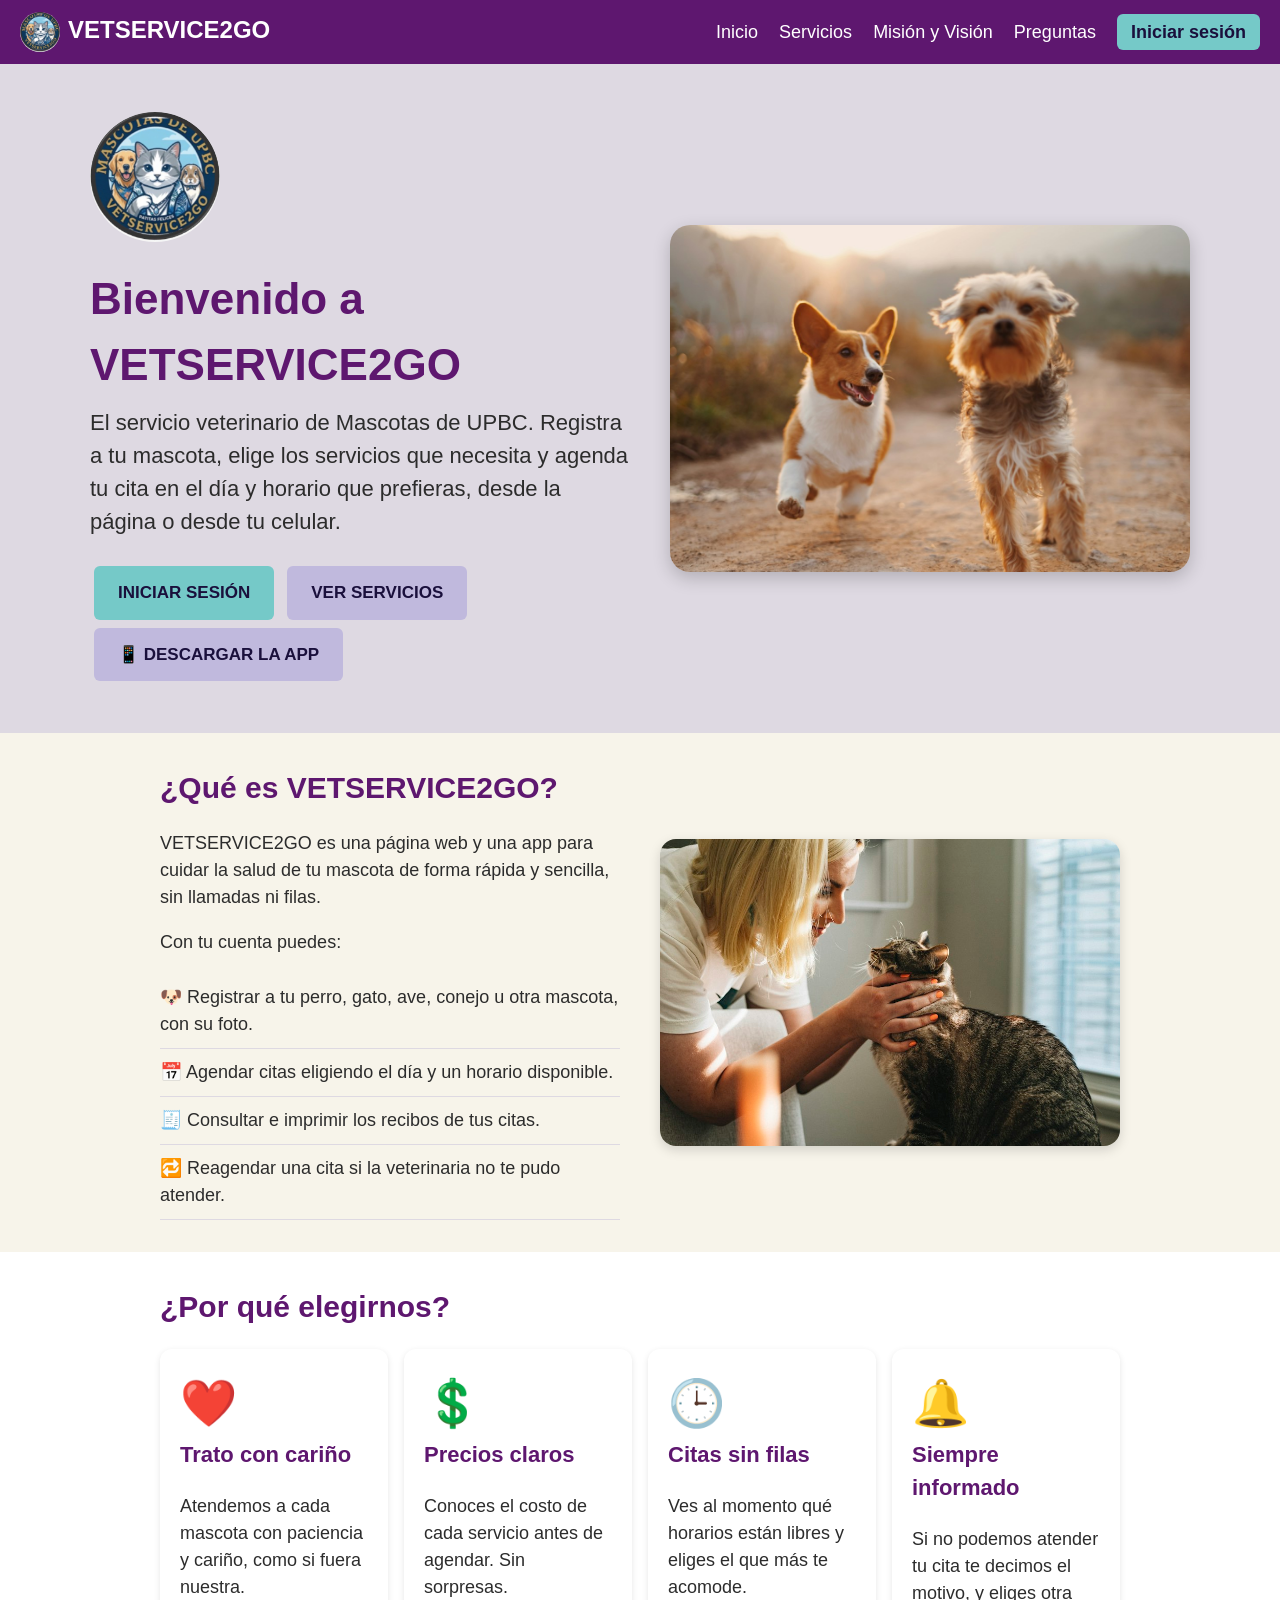
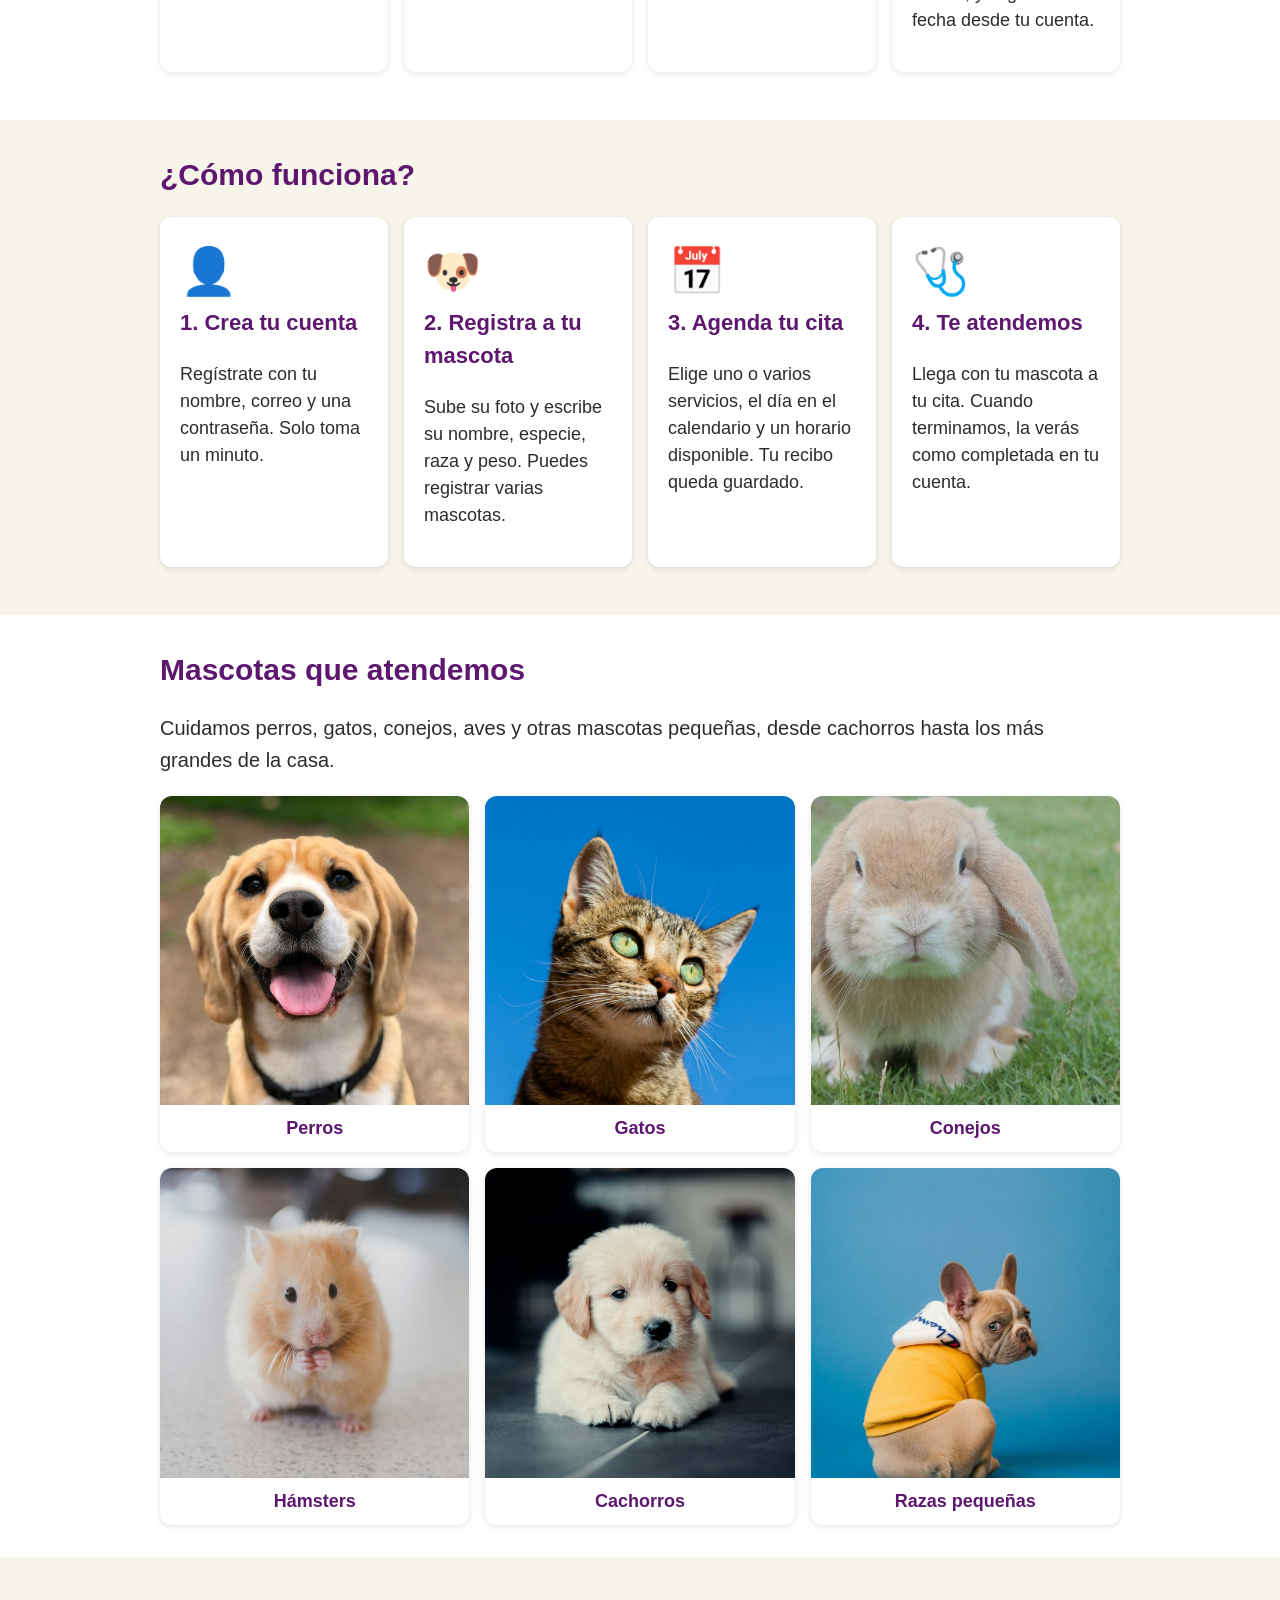
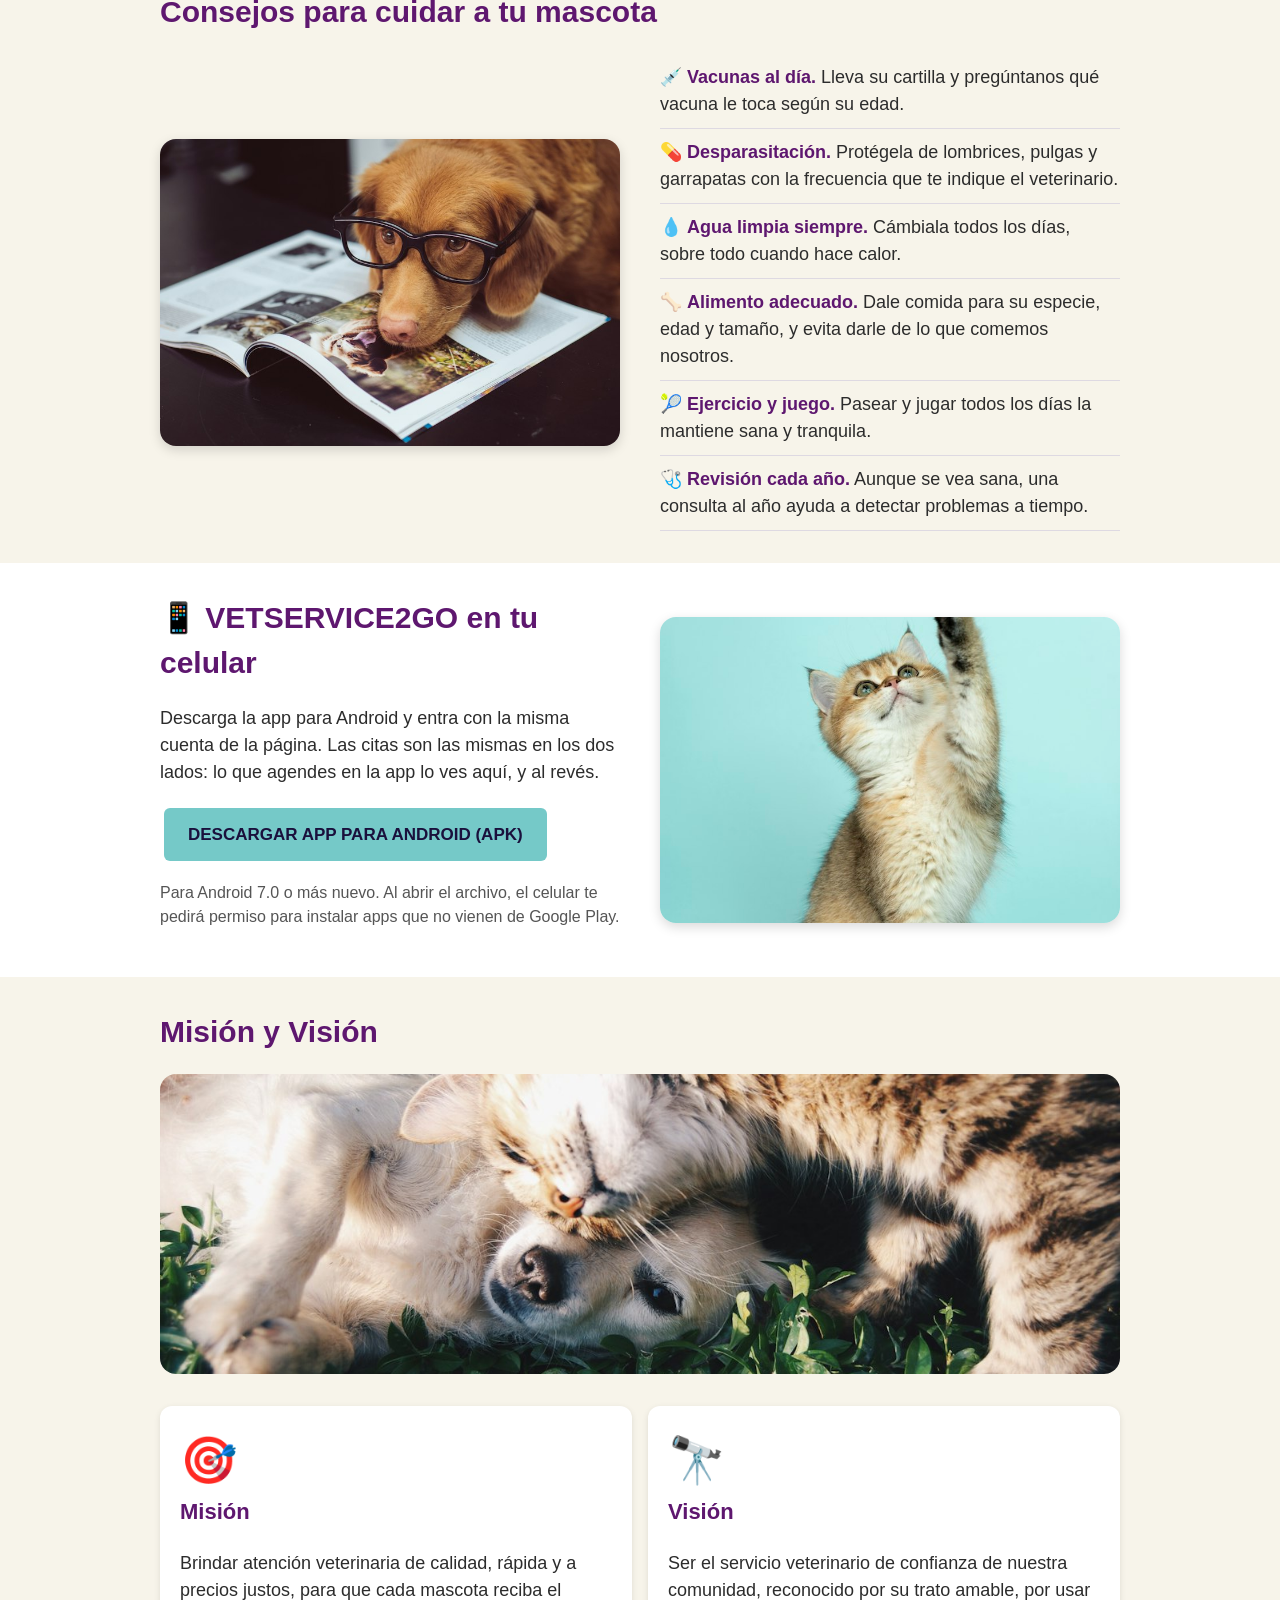
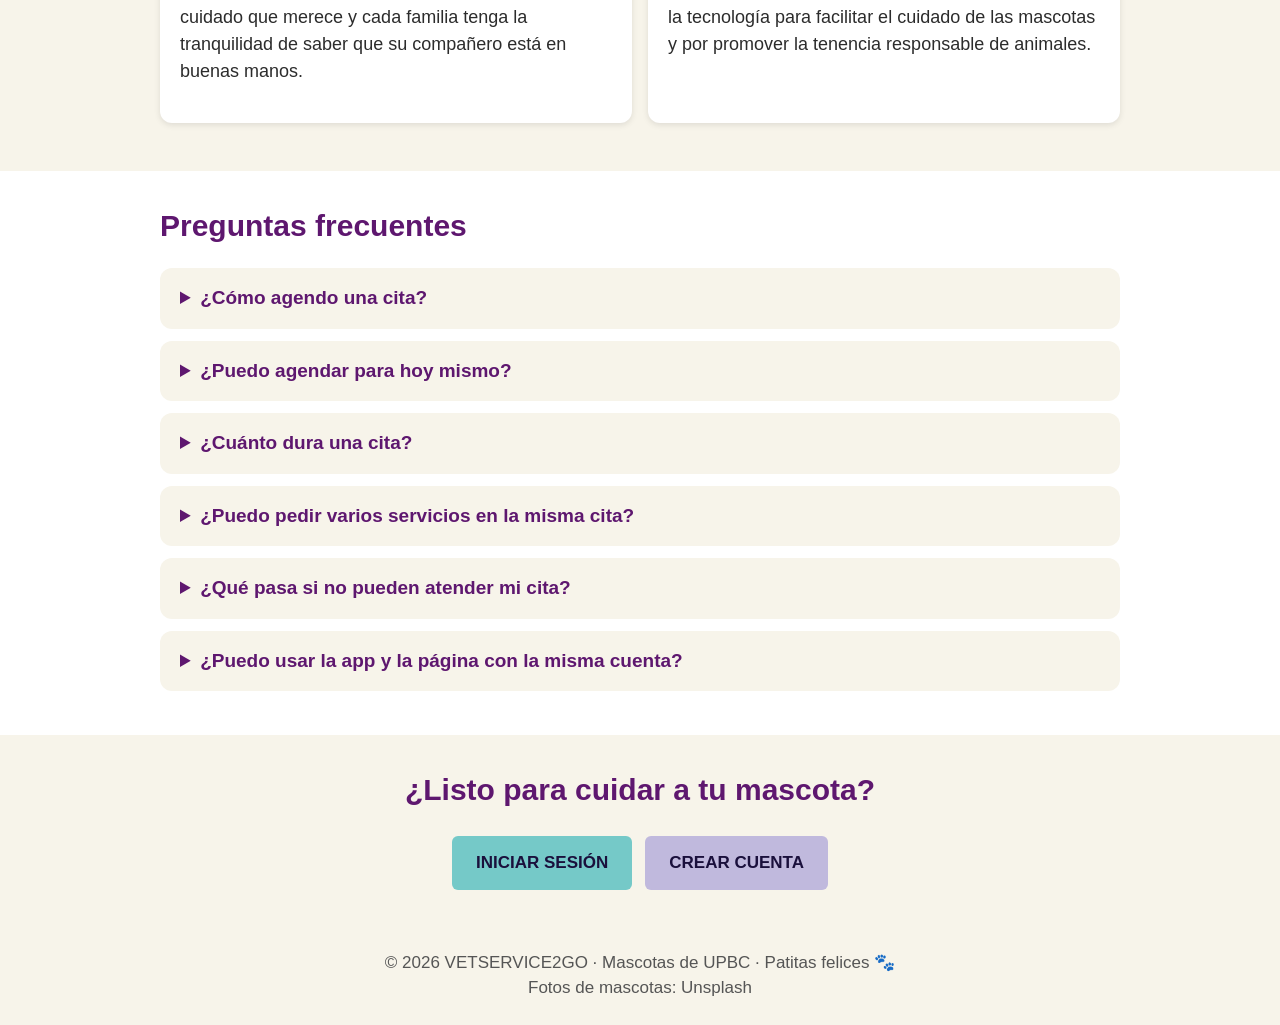
<file: index.html>
<!DOCTYPE html>
<html lang="es">
<head>
  <meta charset="UTF-8">
  <meta name="viewport" content="width=device-width, initial-scale=1.0">
  <title>VETSERVICE2GO - Bienvenido</title>
  <link rel="stylesheet" href="css/estilos.css">
</head>
<body>

  <!-- MENÚ (se repite igual en las páginas públicas) -->
  <nav class="menu">
    <a class="marca" href="index.html"><img src="img/logo_vet.png" alt="">VETSERVICE2GO</a>
    <div>
      <a href="index.html">Inicio</a>
      <a href="servicios.html">Servicios</a>
      <a href="index.html#mision">Misión y Visión</a>
      <a href="index.html#preguntas">Preguntas</a>
      <a class="boton-menu" href="login.html">Iniciar sesión</a>
    </div>
  </nav>

  <!-- PORTADA: texto a la izquierda y foto a la derecha (en celular, una debajo de otra) -->
  <header class="portada">
    <div class="portada-contenido">
      <div class="portada-texto">
        <img class="portada-logo" src="img/logo_vet.png" alt="Logo Mascotas de UPBC">
        <h1>Bienvenido a VETSERVICE2GO</h1>
        <p>
          El servicio veterinario de Mascotas de UPBC. Registra a tu mascota,
          elige los servicios que necesita y agenda tu cita en el día y horario
          que prefieras, desde la página o desde tu celular.
        </p>
        <a class="boton boton-enlace" href="login.html">Iniciar sesión</a>
        <a class="boton boton-secundario boton-enlace" href="servicios.html">Ver servicios</a>
        <a class="boton boton-secundario boton-enlace" href="#app">📱 Descargar la app</a>
      </div>
      <img class="portada-foto" src="img/mascotas/perros-corriendo.jpg" alt="Dos perritos corriendo felices por un camino">
    </div>
  </header>

  <main>

    <!-- ¿QUÉ ES? -->
    <section class="contenedor">
      <div class="dos-columnas">
        <div>
          <h2>¿Qué es VETSERVICE2GO?</h2>
          <p>
            VETSERVICE2GO es una página web y una app para cuidar la salud de tu
            mascota de forma rápida y sencilla, sin llamadas ni filas.
          </p>
          <p>Con tu cuenta puedes:</p>
          <ul class="lista-consejos">
            <li>🐶 Registrar a tu perro, gato, ave, conejo u otra mascota, con su foto.</li>
            <li>📅 Agendar citas eligiendo el día y un horario disponible.</li>
            <li>🧾 Consultar e imprimir los recibos de tus citas.</li>
            <li>🔁 Reagendar una cita si la veterinaria no te pudo atender.</li>
          </ul>
        </div>
        <img class="foto-seccion" src="img/mascotas/veterinaria-con-gato.jpg" alt="Una veterinaria acariciando a un gato atigrado">
      </div>
    </section>

    <!-- ¿POR QUÉ ELEGIRNOS? -->
    <div class="franja">
      <section class="contenedor">
        <h2>¿Por qué elegirnos?</h2>
        <div class="tarjetas tarjetas-cuatro">
          <div class="tarjeta">
            <div class="icono">❤️</div>
            <h3>Trato con cariño</h3>
            <p>Atendemos a cada mascota con paciencia y cariño, como si fuera nuestra.</p>
          </div>
          <div class="tarjeta">
            <div class="icono">💲</div>
            <h3>Precios claros</h3>
            <p>Conoces el costo de cada servicio antes de agendar. Sin sorpresas.</p>
          </div>
          <div class="tarjeta">
            <div class="icono">🕒</div>
            <h3>Citas sin filas</h3>
            <p>Ves al momento qué horarios están libres y eliges el que más te acomode.</p>
          </div>
          <div class="tarjeta">
            <div class="icono">🔔</div>
            <h3>Siempre informado</h3>
            <p>Si no podemos atender tu cita te decimos el motivo, y eliges otra fecha desde tu cuenta.</p>
          </div>
        </div>
      </section>
    </div>

    <!-- ¿CÓMO FUNCIONA? -->
    <section class="contenedor">
      <h2>¿Cómo funciona?</h2>
      <div class="tarjetas tarjetas-cuatro">
        <div class="tarjeta">
          <div class="icono">👤</div>
          <h3>1. Crea tu cuenta</h3>
          <p>Regístrate con tu nombre, correo y una contraseña. Solo toma un minuto.</p>
        </div>
        <div class="tarjeta">
          <div class="icono">🐶</div>
          <h3>2. Registra a tu mascota</h3>
          <p>Sube su foto y escribe su nombre, especie, raza y peso. Puedes registrar varias mascotas.</p>
        </div>
        <div class="tarjeta">
          <div class="icono">📅</div>
          <h3>3. Agenda tu cita</h3>
          <p>Elige uno o varios servicios, el día en el calendario y un horario disponible. Tu recibo queda guardado.</p>
        </div>
        <div class="tarjeta">
          <div class="icono">🩺</div>
          <h3>4. Te atendemos</h3>
          <p>Llega con tu mascota a tu cita. Cuando terminamos, la verás como completada en tu cuenta.</p>
        </div>
      </div>
    </section>

    <!-- MASCOTAS QUE ATENDEMOS (galería) -->
    <div class="franja">
      <section class="contenedor">
        <h2>Mascotas que atendemos</h2>
        <p>
          Cuidamos perros, gatos, conejos, aves y otras mascotas pequeñas,
          desde cachorros hasta los más grandes de la casa.
        </p>
        <div class="galeria">
          <figure>
            <img src="img/mascotas/beagle.jpg" alt="Un beagle sonriendo">
            <figcaption>Perros</figcaption>
          </figure>
          <figure>
            <img src="img/mascotas/gato-atigrado.jpg" alt="Un gato atigrado mirando hacia arriba">
            <figcaption>Gatos</figcaption>
          </figure>
          <figure>
            <img src="img/mascotas/conejo.jpg" alt="Un conejo de orejas caídas sobre el pasto">
            <figcaption>Conejos</figcaption>
          </figure>
          <figure>
            <img src="img/mascotas/hamster.jpg" alt="Un hámster dorado">
            <figcaption>Hámsters</figcaption>
          </figure>
          <figure>
            <img src="img/mascotas/cachorro-golden.jpg" alt="Un cachorro golden retriever acostado">
            <figcaption>Cachorros</figcaption>
          </figure>
          <figure>
            <img src="img/mascotas/bulldog-con-sudadera.jpg" alt="Un bulldog francés con sudadera amarilla">
            <figcaption>Razas pequeñas</figcaption>
          </figure>
        </div>
      </section>
    </div>

    <!-- CONSEJOS PARA CUIDAR A TU MASCOTA -->
    <section class="contenedor" id="consejos">
      <h2>Consejos para cuidar a tu mascota</h2>
      <div class="dos-columnas">
        <img class="foto-seccion" src="img/mascotas/perro-con-lentes.jpg" alt="Un perro con lentes leyendo una revista">
        <ul class="lista-consejos">
          <li>💉 <strong>Vacunas al día.</strong> Lleva su cartilla y pregúntanos qué vacuna le toca según su edad.</li>
          <li>💊 <strong>Desparasitación.</strong> Protégela de lombrices, pulgas y garrapatas con la frecuencia que te indique el veterinario.</li>
          <li>💧 <strong>Agua limpia siempre.</strong> Cámbiala todos los días, sobre todo cuando hace calor.</li>
          <li>🦴 <strong>Alimento adecuado.</strong> Dale comida para su especie, edad y tamaño, y evita darle de lo que comemos nosotros.</li>
          <li>🎾 <strong>Ejercicio y juego.</strong> Pasear y jugar todos los días la mantiene sana y tranquila.</li>
          <li>🩺 <strong>Revisión cada año.</strong> Aunque se vea sana, una consulta al año ayuda a detectar problemas a tiempo.</li>
        </ul>
      </div>
    </section>

    <!-- APP PARA ANDROID (id="app" permite saltar aquí desde el botón de la portada) -->
    <div class="franja">
      <section class="contenedor" id="app">
        <div class="dos-columnas">
          <div>
            <h2>📱 VETSERVICE2GO en tu celular</h2>
            <p>
              Descarga la app para Android y entra con la misma cuenta de la página.
              Las citas son las mismas en los dos lados: lo que agendes en la app
              lo ves aquí, y al revés.
            </p>
            <!-- "download" le dice al navegador que descargue el archivo en lugar de abrirlo -->
            <a class="boton boton-enlace" href="descargas/VetService2Go.apk" download>Descargar app para Android (APK)</a>
            <p class="nota-descarga">
              Para Android 7.0 o más nuevo. Al abrir el archivo, el celular te pedirá
              permiso para instalar apps que no vienen de Google Play.
            </p>
          </div>
          <img class="foto-seccion" src="img/mascotas/gatito-con-la-pata-arriba.jpg" alt="Un gatito levantando la pata como si saludara">
        </div>
      </section>
    </div>

    <!-- MISIÓN Y VISIÓN (id="mision" permite saltar aquí desde el menú) -->
    <section class="contenedor" id="mision">
      <h2>Misión y Visión</h2>
      <img class="foto-banda" src="img/mascotas/perro-y-gato.jpg" alt="Un perro y un gato acostados juntos sobre el pasto">
      <div class="tarjetas">
        <div class="tarjeta">
          <div class="icono">🎯</div>
          <h3>Misión</h3>
          <p>
            Brindar atención veterinaria de calidad, rápida y a precios justos, para que
            cada mascota reciba el cuidado que merece y cada familia tenga la tranquilidad
            de saber que su compañero está en buenas manos.
          </p>
        </div>
        <div class="tarjeta">
          <div class="icono">🔭</div>
          <h3>Visión</h3>
          <p>
            Ser el servicio veterinario de confianza de nuestra comunidad, reconocido por
            su trato amable, por usar la tecnología para facilitar el cuidado de las
            mascotas y por promover la tenencia responsable de animales.
          </p>
        </div>
      </div>
    </section>

    <!-- PREGUNTAS FRECUENTES: cada <details> se abre al hacer clic en su pregunta -->
    <div class="franja">
      <section class="contenedor" id="preguntas">
        <h2>Preguntas frecuentes</h2>

        <details class="pregunta">
          <summary>¿Cómo agendo una cita?</summary>
          <p>
            Crea tu cuenta, registra a tu mascota y entra a "Agendar cita". Ahí eliges
            los servicios, el día y uno de los horarios disponibles.
          </p>
        </details>

        <details class="pregunta">
          <summary>¿Puedo agendar para hoy mismo?</summary>
          <p>
            Las citas se agendan a partir del día siguiente. Si tu mascota tiene una
            urgencia, acude directamente a la veterinaria.
          </p>
        </details>

        <details class="pregunta">
          <summary>¿Cuánto dura una cita?</summary>
          <p>
            Cada cita dura 40 minutos. Hay cuatro horarios por la tarde: 15:30, 16:00,
            16:30 y 17:00.
          </p>
        </details>

        <details class="pregunta">
          <summary>¿Puedo pedir varios servicios en la misma cita?</summary>
          <p>
            Sí. Marca todos los que necesites (por ejemplo, Consulta General y Vacunación)
            y el total se suma solo.
          </p>
        </details>

        <details class="pregunta">
          <summary>¿Qué pasa si no pueden atender mi cita?</summary>
          <p>
            Te avisamos en tu panel con el motivo, y tú eliges un nuevo día y horario para
            la misma cita, sin volver a pagar.
          </p>
        </details>

        <details class="pregunta">
          <summary>¿Puedo usar la app y la página con la misma cuenta?</summary>
          <p>
            Sí. La app y la página comparten la misma información: tus citas y tus
            recibos se ven igual en los dos lados.
          </p>
        </details>
      </section>
    </div>

    <!-- INVITACIÓN FINAL -->
    <section class="contenedor centrado">
      <h2>¿Listo para cuidar a tu mascota?</h2>
      <a class="boton boton-enlace" href="login.html">Iniciar sesión</a>
      <a class="boton boton-secundario boton-enlace" href="registro.html">Crear cuenta</a>
    </section>

  </main>

  <footer class="pie">
    © 2026 VETSERVICE2GO · Mascotas de UPBC · Patitas felices 🐾<br>
    Fotos de mascotas: Unsplash
  </footer>

</body>
</html>
</file>
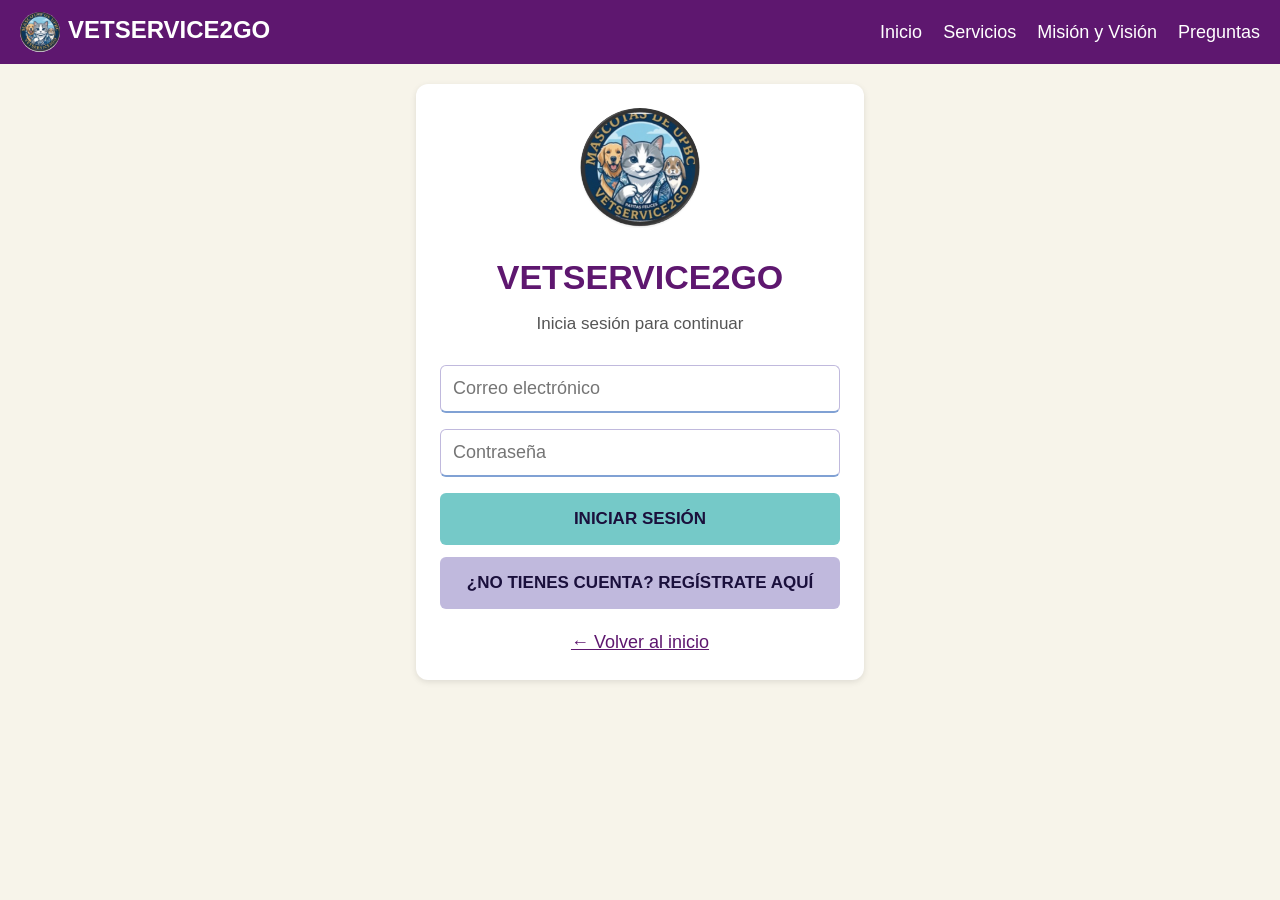
<file: admin.html>
<!DOCTYPE html>
<html lang="es">
<head>
  <meta charset="UTF-8">
  <meta name="viewport" content="width=device-width, initial-scale=1.0">
  <title>VETSERVICE2GO - Super usuario</title>
  <link rel="stylesheet" href="css/estilos.css">
</head>
<!-- data-rol="admin": solo el super usuario puede ver esta página (lo revisa js/sesion.js) -->
<body data-rol="admin">

  <header class="barra">
    <a href="admin.html">VETSERVICE2GO · Super usuario</a>
    <span class="usuario">
      Hola, <span id="nombreUsuario"></span>
      <button type="button" class="boton-chico" id="btnCerrarSesion">Cerrar sesión</button>
    </span>
  </header>

  <!-- PANTALLA DEL SUPER USUARIO: administrar las cuentas -->
  <main class="contenedor contenedor-ancho">

    <h1>🛡️ Administrar personas</h1>
    <p class="subtitulo">Agrega, modifica o borra cuentas, y convierte clientes en empleados.</p>

    <!-- El mismo formulario sirve para agregar y para modificar (lo decide js/admin.js) -->
    <section class="tarjeta formulario-persona">
      <h3 id="tituloFormulario">➕ Agregar persona</h3>

      <label class="etiqueta" for="nombre">Nombre</label>
      <input type="text" id="nombre" placeholder="Nombre completo">

      <label class="etiqueta" for="correo">Correo</label>
      <input type="email" id="correo" placeholder="nombre.apellido@gmail.com">

      <!-- type="text" para que el super usuario vea la contraseña que escribe -->
      <label class="etiqueta" for="password" id="etiquetaPassword">Contraseña</label>
      <input type="text" id="password" placeholder="Contraseña">

      <label class="etiqueta" for="rol">Rol</label>
      <select id="rol">
        <option value="cliente">Cliente</option>
        <option value="empleado">Empleado</option>
      </select>

      <button type="button" class="boton" id="btnGuardar">Agregar persona</button>
      <button type="button" class="boton boton-secundario" id="btnCancelar" hidden>Cancelar</button>
    </section>

    <!-- Lista de todas las cuentas (la llena js/admin.js) -->
    <h2>Personas (<span id="totalUsuarios">0</span>)</h2>
    <div class="tabla-contenedor">
      <table class="tabla">
        <thead>
          <tr>
            <th>Nombre</th>
            <th>Correo</th>
            <th>Rol</th>
            <th>Mascotas</th>
            <th>Recibos</th>
            <th>Acciones</th>
          </tr>
        </thead>
        <tbody id="cuerpoTabla"></tbody>
      </table>
    </div>

  </main>

  <script src="js/basedatos.js"></script>
  <script src="js/sesion.js"></script>
  <script src="js/admin.js"></script>
</body>
</html>
</file>
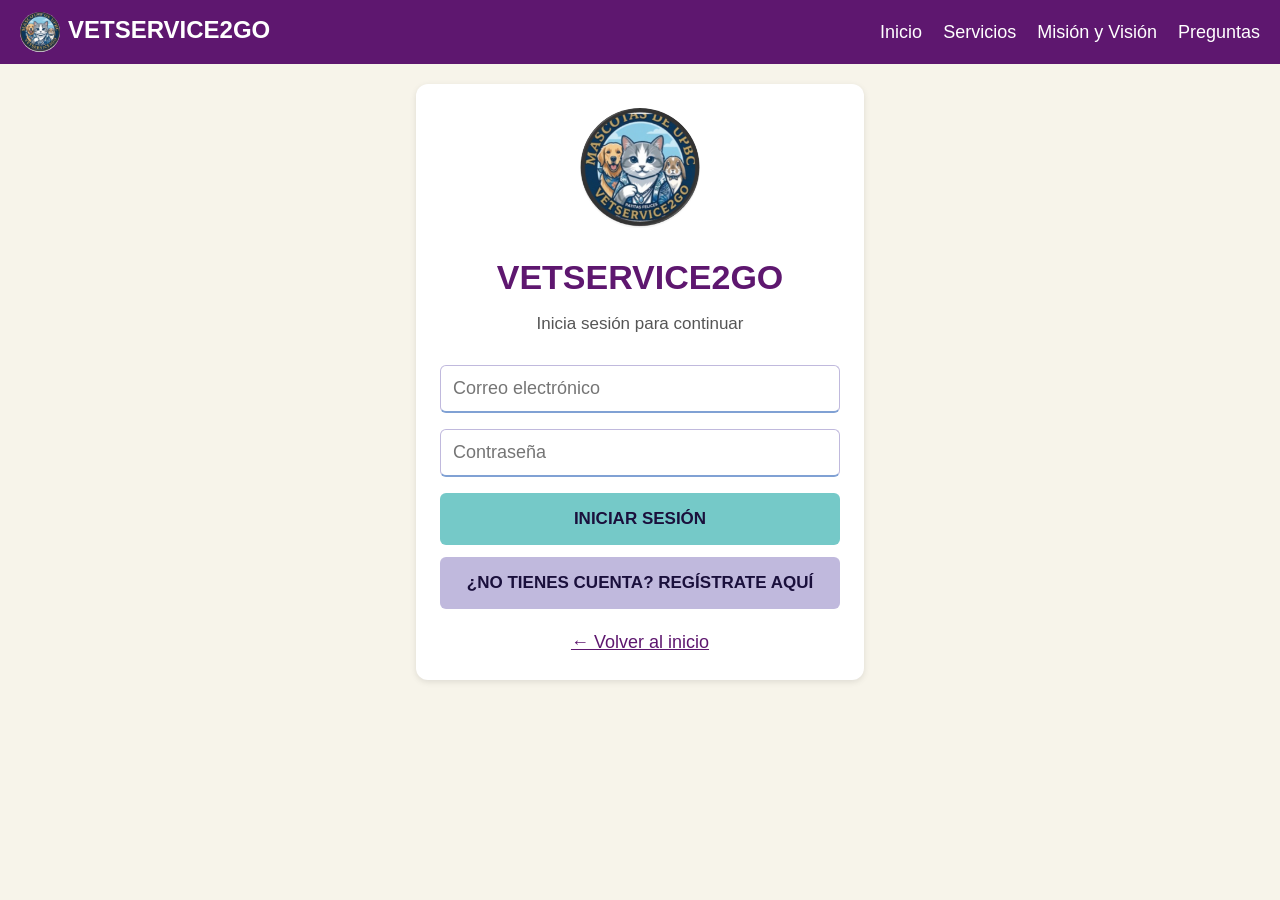
<file: agendar.html>
<!DOCTYPE html>
<html lang="es">
<head>
  <meta charset="UTF-8">
  <meta name="viewport" content="width=device-width, initial-scale=1.0">
  <title>VETSERVICE2GO - Agendar cita</title>
  <link rel="stylesheet" href="css/estilos.css">
</head>
<body data-rol="cliente">

  <header class="barra">
    <a href="panel.html">VETSERVICE2GO</a>
    <span class="usuario">
      Hola, <span id="nombreUsuario"></span>
      <button type="button" class="boton-chico" id="btnCerrarSesion">Cerrar sesión</button>
    </span>
  </header>

  <!-- AGENDAR CITA (en Android: MainActivity + FechaHoraActivity) -->
  <main class="pantalla pantalla-ancha">

    <h1 id="tituloAgendar">📅 Agendar Cita</h1>

    <!-- Se muestra solo si el usuario todavía no tiene mascotas -->
    <div id="sinMascotas" hidden>
      <p>Primero necesitas registrar una mascota.</p>
      <a class="boton" href="mascota.html">Registrar mascota</a>
    </div>

    <!-- Solo al reagendar un ticket rechazado (agendar.html?reagendar=5).
         La mascota y los servicios no cambian: solo se elige otro día y otra hora. -->
    <div class="caja-recibo" id="datosReagendar" hidden>
      <strong>Ticket:</strong> <span id="reagendarFolio"></span><br>
      <strong>Mascota:</strong> <span id="reagendarMascota"></span><br>
      <strong>Servicios:</strong> <span id="reagendarServicios"></span><br>
      <strong>Motivo del rechazo:</strong> <span id="reagendarMotivo"></span>
    </div>

    <div id="formulario">

      <!-- Los pasos 1 y 2 se esconden al reagendar -->
      <div id="pasosMascotaServicios">

        <!-- ===== PASO 1: MASCOTA ===== -->
        <p class="paso">(1/3) Mascota</p>
        <h2 class="paso-titulo">¿Quién viene?</h2>
        <p class="subtitulo">Elige una de tus mascotas registradas</p>
        <!-- Las opciones de esta lista se llenan con las mascotas de la base de datos -->
        <select id="mascota">
          <option value="">Seleccione una mascota...</option>
        </select>

        <!-- ===== PASO 2: SERVICIOS ===== -->
        <p class="paso">(2/3) Servicios</p>
        <h2 class="paso-titulo">¿Qué necesita?</h2>
        <p class="subtitulo">Puedes elegir uno o varios servicios</p>
        <!-- Casillas (en Android: CheckBox). data-precio guarda el costo de cada servicio. -->
        <div class="opciones">
          <label><input type="checkbox" name="servicio" value="Consulta General" data-precio="350"> Consulta General ($350)</label>
          <label><input type="checkbox" name="servicio" value="Vacunación" data-precio="400"> Vacunación ($400)</label>
          <label><input type="checkbox" name="servicio" value="Desparasitación" data-precio="250"> Desparasitación ($250)</label>
          <label><input type="checkbox" name="servicio" value="Baño y Estética" data-precio="300"> Baño y Estética ($300)</label>
          <label><input type="checkbox" name="servicio" value="Urgencias" data-precio="600"> Urgencias ($600)</label>
        </div>
        <p class="total-vivo">Total: <span id="total">$0.00 MXN</span></p>

      </div>

      <!-- ===== PASO 3: FECHA Y HORA ===== -->
      <p class="paso" id="paso3">(3/3) Fecha y hora</p>
      <h2 class="paso-titulo">¿Cuándo vamos?</h2>
      <p class="subtitulo">Indícanos la fecha y hora de la cita con tu veterinario</p>

      <div class="calendario">
        <!-- Mes que se está viendo, con flechas para cambiar -->
        <div class="calendario-mes">
          <button type="button" class="flecha-mes" id="btnMesAnterior" aria-label="Mes anterior">‹</button>
          <span id="nombreMes"></span>
          <button type="button" class="flecha-mes" id="btnMesSiguiente" aria-label="Mes siguiente">›</button>
        </div>

        <!-- Domingo, lunes, martes, miércoles, jueves, viernes, sábado -->
        <div class="dias-semana">
          <span>D</span><span>L</span><span>M</span><span>M</span><span>J</span><span>V</span><span>S</span>
        </div>

        <!-- Los días se crean desde js/agendar.js -->
        <div class="dias" id="dias"></div>

        <p class="texto-horarios">↓ Selecciona un horario disponible para el <span id="fechaElegidaTexto"></span>:</p>

        <!-- Los horarios también se crean desde js/agendar.js -->
        <div id="horarios"></div>
      </div>

      <button type="button" class="boton" id="btnConfirmar">Confirmar cita</button>
    </div>

    <a class="boton boton-secundario" href="panel.html">Volver al panel</a>

  </main>

  <script src="js/basedatos.js"></script>
  <script src="js/sesion.js"></script>
  <script src="js/formato.js"></script>
  <script src="js/agendar.js"></script>
</body>
</html>
</file>
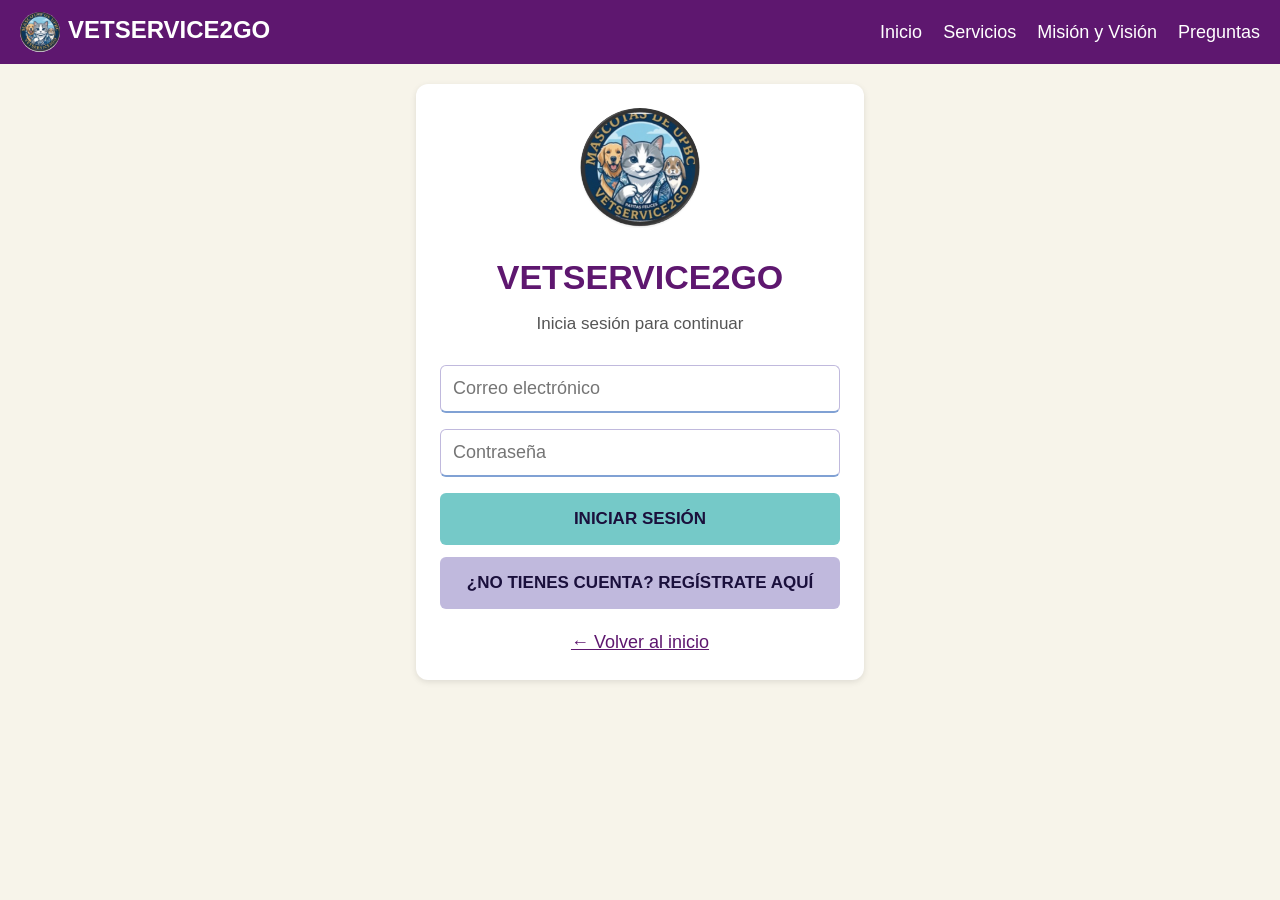
<file: empleado.html>
<!DOCTYPE html>
<html lang="es">
<head>
  <meta charset="UTF-8">
  <meta name="viewport" content="width=device-width, initial-scale=1.0">
  <title>VETSERVICE2GO - Tickets pagados</title>
  <link rel="stylesheet" href="css/estilos.css">
</head>
<!-- data-rol="empleado": solo los empleados pueden ver esta página (lo revisa js/sesion.js) -->
<body data-rol="empleado">

  <header class="barra">
    <a href="empleado.html">VETSERVICE2GO · Empleados</a>
    <span class="usuario">
      Hola, <span id="nombreUsuario"></span>
      <button type="button" class="boton-chico" id="btnCerrarSesion">Cerrar sesión</button>
    </span>
  </header>

  <!-- PANTALLA DEL EMPLEADO: tickets pagados -->
  <main class="contenedor">

    <h1>🩺 Tickets pagados</h1>
    <p class="subtitulo">Citas que los clientes ya pagaron. Da el servicio y márcalo como completado, o recházalo si no se puede atender.</p>

    <!-- Tickets por atender (los llena js/empleado.js) -->
    <h2>Pendientes (<span id="totalPendientes">0</span>)</h2>
    <p class="vacio" id="sinPendientes" hidden>No hay tickets pendientes. ¡Buen trabajo! 🎉</p>
    <div class="tarjetas" id="listaPendientes"></div>

    <!-- <details> se abre y se cierra con un clic, sin necesidad de JavaScript -->
    <details class="historial">
      <summary>Completados (<span id="totalCompletados">0</span>)</summary>
      <p class="vacio" id="sinCompletados" hidden>Todavía no hay tickets completados.</p>
      <div class="tarjetas" id="listaCompletados"></div>
    </details>

    <details class="historial">
      <summary>Rechazados (<span id="totalRechazados">0</span>)</summary>
      <p class="vacio" id="sinRechazados" hidden>No hay tickets rechazados.</p>
      <p class="subtitulo">Cuando el cliente reagenda, el ticket regresa a «Pendientes» con su nueva fecha.</p>
      <div class="tarjetas" id="listaRechazados"></div>
    </details>

  </main>

  <script src="js/basedatos.js"></script>
  <script src="js/sesion.js"></script>
  <script src="js/formato.js"></script>
  <script src="js/empleado.js"></script>
</body>
</html>
</file>
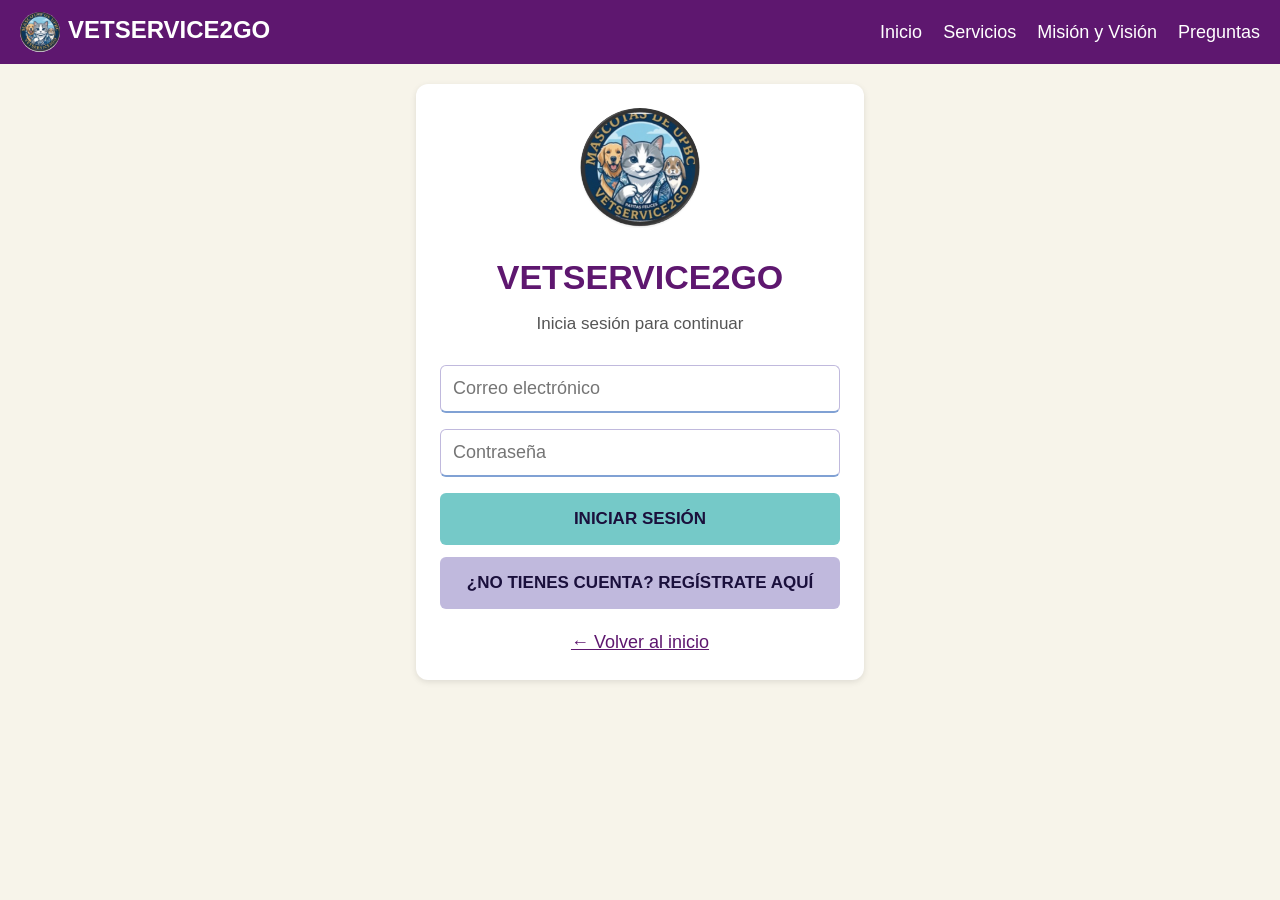
<file: login.html>
<!DOCTYPE html>
<html lang="es">
<head>
  <meta charset="UTF-8">
  <meta name="viewport" content="width=device-width, initial-scale=1.0">
  <title>VETSERVICE2GO - Iniciar sesión</title>
  <link rel="stylesheet" href="css/estilos.css">
</head>
<body>

  <nav class="menu">
    <a class="marca" href="index.html"><img src="img/logo_vet.png" alt="">VETSERVICE2GO</a>
    <div>
      <a href="index.html">Inicio</a>
      <a href="servicios.html">Servicios</a>
      <a href="index.html#mision">Misión y Visión</a>
      <a href="index.html#preguntas">Preguntas</a>
    </div>
  </nav>

  <!-- INICIAR SESIÓN (en Android: LoginActivity) -->
  <main class="pantalla">

    <img class="logo" src="img/logo_vet.png" alt="Logo Mascotas de UPBC">

    <h1>VETSERVICE2GO</h1>
    <p class="subtitulo">Inicia sesión para continuar</p>

    <input type="email" id="correo" placeholder="Correo electrónico">
    <input type="password" id="password" placeholder="Contraseña">

    <button type="button" class="boton" id="btnIngresar">Iniciar sesión</button>
    <button type="button" class="boton boton-secundario" id="btnIrRegistro">¿No tienes cuenta? Regístrate aquí</button>

    <a class="enlace-inicio" href="index.html">← Volver al inicio</a>

  </main>

  <!-- El orden importa: primero la base de datos (Firebase), al final la pantalla -->
  <script src="js/basedatos.js"></script>
  <script src="js/login.js"></script>
</body>
</html>
</file>
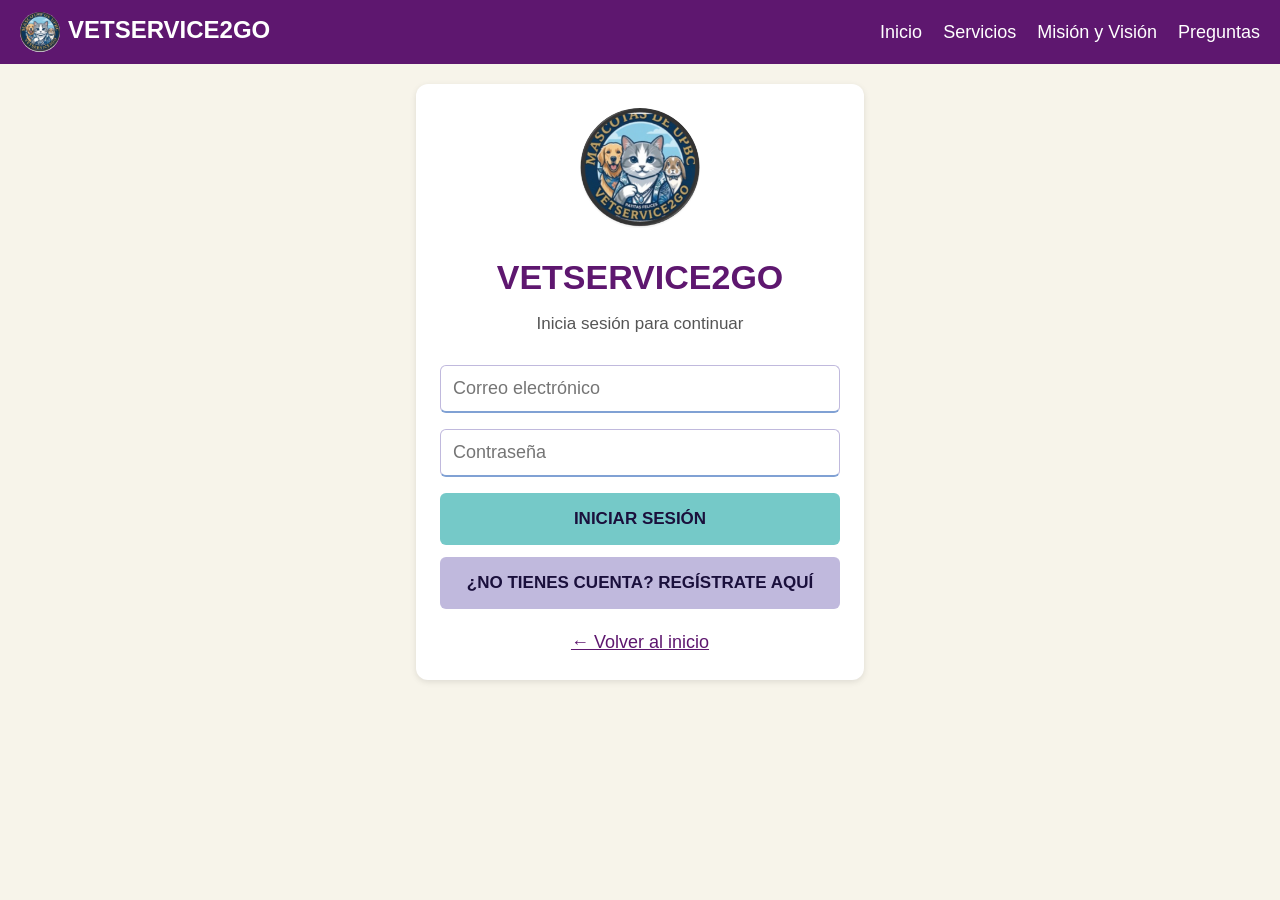
<file: mascota.html>
<!DOCTYPE html>
<html lang="es">
<head>
  <meta charset="UTF-8">
  <meta name="viewport" content="width=device-width, initial-scale=1.0">
  <title>VETSERVICE2GO - Registrar mascota</title>
  <link rel="stylesheet" href="css/estilos.css">
</head>
<body data-rol="cliente">

  <header class="barra">
    <a href="panel.html">VETSERVICE2GO</a>
    <span class="usuario">
      Hola, <span id="nombreUsuario"></span>
      <button type="button" class="boton-chico" id="btnCerrarSesion">Cerrar sesión</button>
    </span>
  </header>

  <!-- REGISTRAR MASCOTA (en Android: MainActivity) -->
  <main class="pantalla">

    <h2>Registrar Mascota</h2>

    <!-- Foto de la mascota (opcional). Empieza con el logo y cambia al elegir una foto. -->
    <img class="foto-mascota" id="vistaPrevia" src="img/logo_vet.png" alt="Foto de la mascota">
    <!-- El <label> funciona como botón: al hacer clic abre el selector de archivos -->
    <label class="boton-foto" for="foto">📷 Subir foto de mascota</label>
    <input type="file" id="foto" accept="image/*" hidden>

    <input type="text" id="nombreMascota" placeholder="Nombre de la mascota">

    <!-- Lista desplegable (en Android: Spinner) -->
    <label class="etiqueta" for="especie">Especie:</label>
    <select id="especie">
      <option value="">Seleccione especie...</option>
      <option value="Perro">Perro</option>
      <option value="Gato">Gato</option>
      <option value="Ave">Ave</option>
      <option value="Conejo">Conejo</option>
      <option value="Otro">Otro</option>
    </select>

    <input type="text" id="raza" placeholder="Raza (opcional)">
    <input type="number" id="peso" placeholder="Peso aproximado (kg)" min="0" step="0.1">

    <button type="button" class="boton" id="btnGuardar">Guardar mascota</button>
    <a class="boton boton-secundario" href="panel.html">Volver al panel</a>

  </main>

  <script src="js/basedatos.js"></script>
  <script src="js/sesion.js"></script>
  <script src="js/mascota.js"></script>
</body>
</html>
</file>
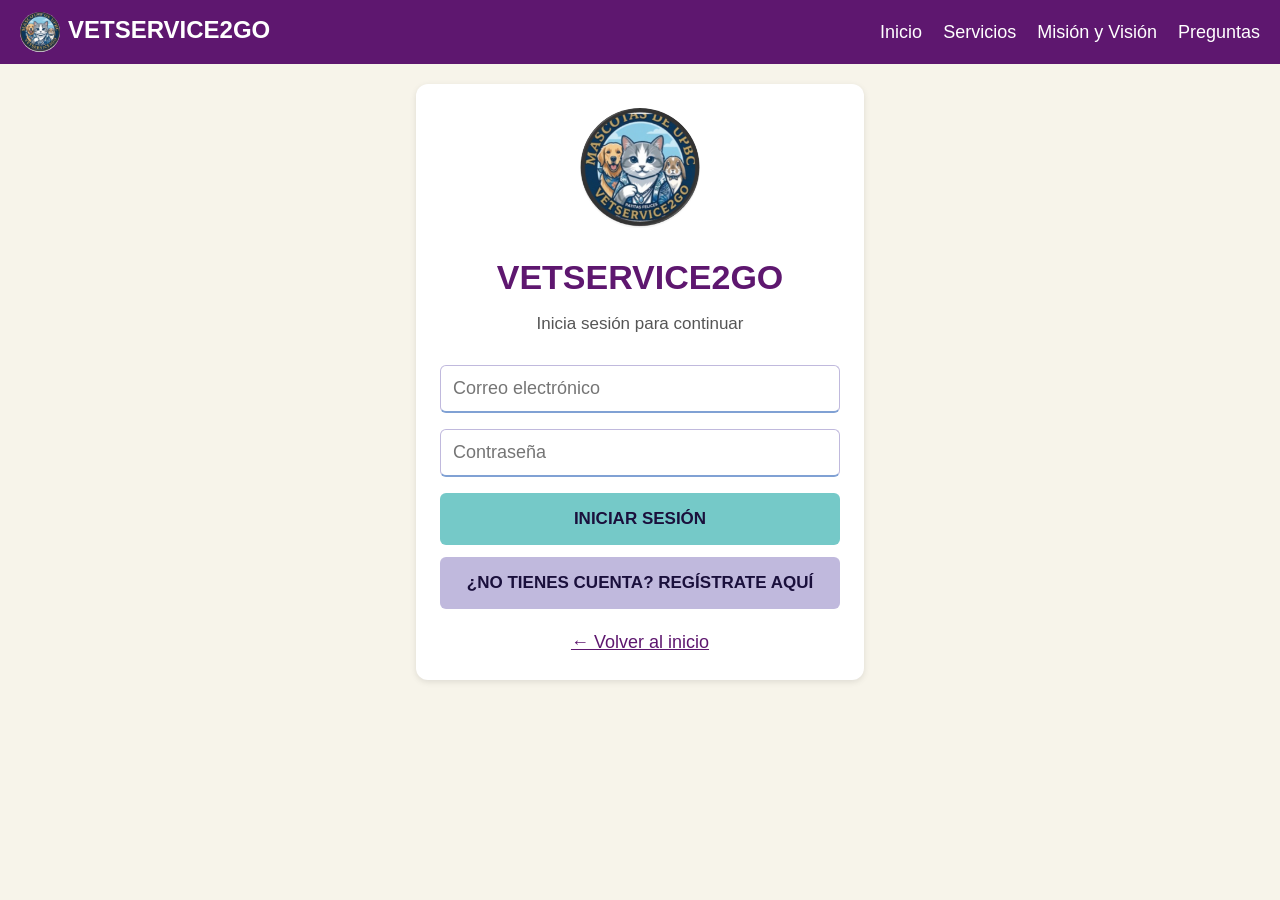
<file: panel.html>
<!DOCTYPE html>
<html lang="es">
<head>
  <meta charset="UTF-8">
  <meta name="viewport" content="width=device-width, initial-scale=1.0">
  <title>VETSERVICE2GO - Mi panel</title>
  <link rel="stylesheet" href="css/estilos.css">
</head>
<body data-rol="cliente">

  <!-- Barra con el nombre de quien inició sesión (lo llena js/sesion.js) -->
  <header class="barra">
    <a href="panel.html">VETSERVICE2GO</a>
    <span class="usuario">
      Hola, <span id="nombreUsuario"></span>
      <button type="button" class="boton-chico" id="btnCerrarSesion">Cerrar sesión</button>
    </span>
  </header>

  <!-- MI PANEL (dashboard): lo primero que ves al iniciar sesión -->
  <main class="contenedor">

    <h1>Mi panel</h1>
    <p class="subtitulo">¿Qué quieres hacer hoy?</p>

    <!-- Las 3 acciones principales -->
    <div class="tarjetas">
      <a class="tarjeta tarjeta-accion" href="mascota.html">
        <div class="icono">🐶</div>
        <h3>Registrar mascota</h3>
        <p>Agrega a tu perro, gato, ave u otra mascota, con su foto.</p>
      </a>
      <a class="tarjeta tarjeta-accion" href="agendar.html">
        <div class="icono">📅</div>
        <h3>Agendar cita</h3>
        <p>Elige la mascota, los servicios, el día y un horario disponible.</p>
      </a>
      <a class="tarjeta tarjeta-accion" href="recibos.html">
        <div class="icono">🧾</div>
        <h3>Mis recibos</h3>
        <p>Consulta los recibos de las citas que ya agendaste.</p>
      </a>
    </div>

    <!-- Aviso: citas que un empleado rechazó y que hay que reagendar (lo llena js/panel.js) -->
    <section class="tarjeta aviso-rechazo" id="porReagendar" hidden>
      <h3>❌ Tienes citas rechazadas</h3>
      <p>La veterinaria no pudo atenderlas. Reagéndalas para elegir otro día y otra hora (ya están pagadas).</p>
      <ul class="lista" id="listaRechazadas"></ul>
    </section>

    <!-- Información guardada en la base de datos (la llena js/panel.js) -->
    <div class="tarjetas">
      <section class="tarjeta">
        <h3>Mis mascotas (<span id="totalMascotas">0</span>)</h3>
        <ul class="lista" id="listaMascotas"></ul>
        <p class="vacio" id="sinMascotas" hidden>Aún no has registrado mascotas.</p>
      </section>
      <section class="tarjeta">
        <h3>Próximas citas</h3>
        <ul class="lista" id="listaCitas"></ul>
        <p class="vacio" id="sinCitas" hidden>No tienes citas próximas.</p>
        <a class="enlace-inicio" href="recibos.html">Ver todos mis recibos →</a>
      </section>
    </div>

  </main>

  <script src="js/basedatos.js"></script>
  <script src="js/sesion.js"></script>
  <script src="js/formato.js"></script>
  <script src="js/panel.js"></script>
</body>
</html>
</file>
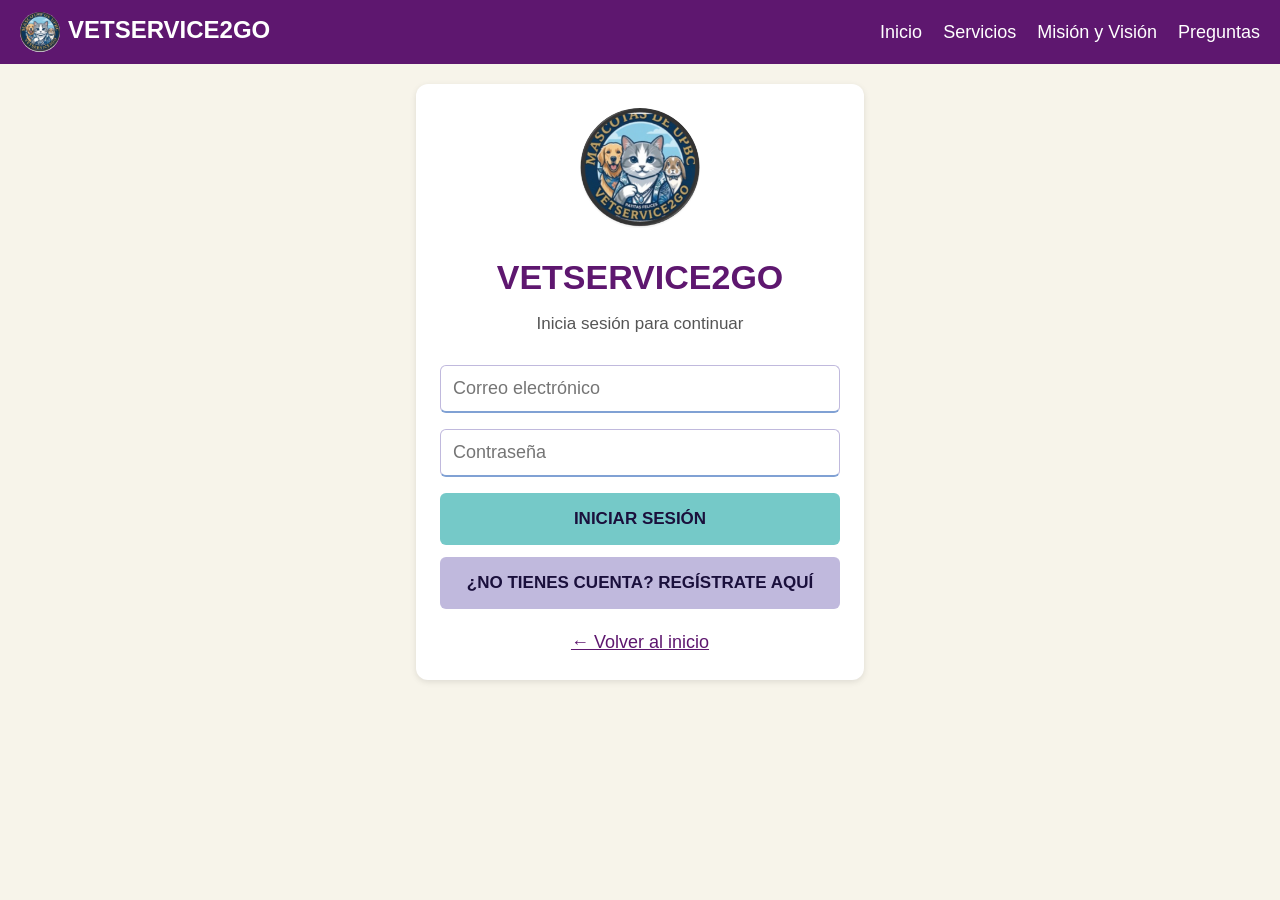
<file: recibo.html>
<!DOCTYPE html>
<html lang="es">
<head>
  <meta charset="UTF-8">
  <meta name="viewport" content="width=device-width, initial-scale=1.0">
  <title>VETSERVICE2GO - Recibo</title>
  <link rel="stylesheet" href="css/estilos.css">
</head>
<body data-rol="cliente">

  <header class="barra">
    <a href="panel.html">VETSERVICE2GO</a>
    <span class="usuario">
      Hola, <span id="nombreUsuario"></span>
      <button type="button" class="boton-chico" id="btnCerrarSesion">Cerrar sesión</button>
    </span>
  </header>

  <!-- RECIBO DE LA CITA (en Android: ResumenActivity) -->
  <main class="pantalla">

    <img class="logo" src="img/logo_vet.png" alt="Logo VETSERVICE2GO">

    <!-- El título cambia si la cita se acaba de agendar (lo decide js/recibo.js) -->
    <h1 id="titulo">Recibo</h1>
    <p class="subtitulo" id="subtitulo"></p>

    <!-- Los <span> vacíos se llenan desde js/recibo.js -->
    <div class="caja-recibo">
      <img class="foto-mascota" id="fotoMascota" alt="Foto de la mascota" hidden>
      <strong>Folio:</strong> <span id="folio"></span><br>
      <strong>Propietario:</strong> <span id="cliente"></span><br>
      <strong>Mascota:</strong> <span id="mascota"></span><br>
      <strong>Peso:</strong> <span id="peso"></span> kg<br>
      <strong>Fecha:</strong> <span id="fecha"></span><br>
      <strong>Horario:</strong> <span id="horario"></span><br>
      <strong>Servicios:</strong>
      <ul id="listaServicios"></ul>
      <p class="total">Total pagado: <span id="total"></span></p>
      <strong>Estado:</strong> <span id="estado"></span><br>
      <small>Recibo generado el <span id="creado"></span></small>
    </div>

    <!-- Solo se ve si un empleado rechazó el ticket (lo decide js/recibo.js) -->
    <a class="boton" id="btnReagendar" hidden>🔁 Reagendar cita</a>
    <button type="button" class="boton" id="btnImprimir">Imprimir recibo</button>
    <a class="boton" href="panel.html">Finalizar y volver al panel</a>
    <a class="boton boton-secundario" href="recibos.html">Ver mis recibos</a>

  </main>

  <script src="js/basedatos.js"></script>
  <script src="js/sesion.js"></script>
  <script src="js/formato.js"></script>
  <script src="js/recibo.js"></script>
</body>
</html>
</file>
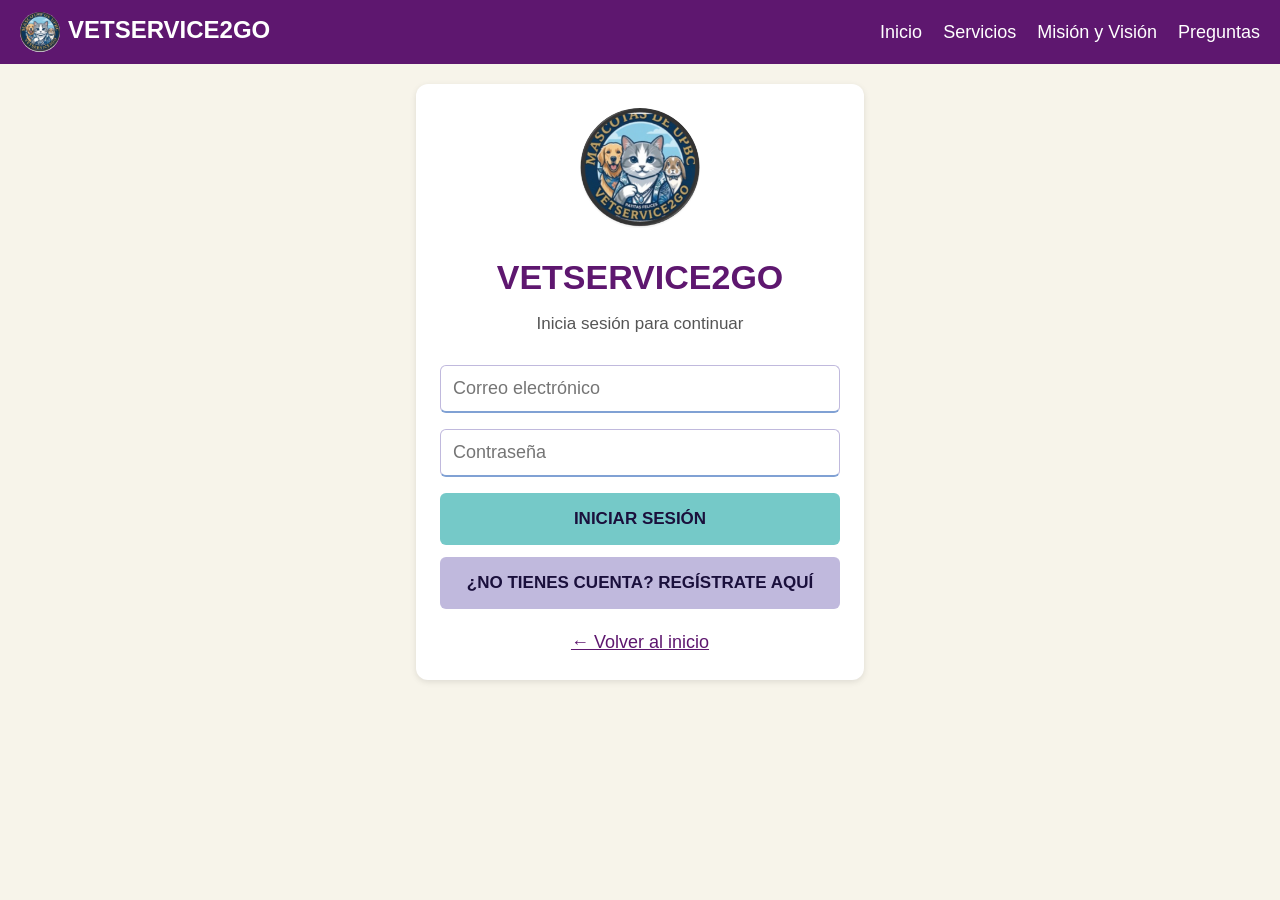
<file: recibos.html>
<!DOCTYPE html>
<html lang="es">
<head>
  <meta charset="UTF-8">
  <meta name="viewport" content="width=device-width, initial-scale=1.0">
  <title>VETSERVICE2GO - Mis recibos</title>
  <link rel="stylesheet" href="css/estilos.css">
</head>
<body data-rol="cliente">

  <header class="barra">
    <a href="panel.html">VETSERVICE2GO</a>
    <span class="usuario">
      Hola, <span id="nombreUsuario"></span>
      <button type="button" class="boton-chico" id="btnCerrarSesion">Cerrar sesión</button>
    </span>
  </header>

  <!-- MIS RECIBOS -->
  <main class="contenedor">

    <h1>🧾 Mis recibos</h1>
    <p class="subtitulo">Todas las citas que has agendado.</p>

    <p class="vacio" id="sinRecibos" hidden>
      Aún no tienes recibos. <a href="agendar.html">Agenda una cita</a>.
    </p>

    <div class="tabla-contenedor" id="contenedorTabla">
      <table class="tabla">
        <thead>
          <tr>
            <th>Folio</th>
            <th>Fecha de la cita</th>
            <th>Horario</th>
            <th>Mascota</th>
            <th>Servicios</th>
            <th>Total</th>
            <th>Estado</th>
            <th></th>
          </tr>
        </thead>
        <!-- Los renglones se agregan desde js/recibos.js -->
        <tbody id="cuerpoTabla"></tbody>
      </table>
    </div>

    <a class="boton boton-secundario boton-enlace" href="panel.html">Volver al panel</a>

  </main>

  <script src="js/basedatos.js"></script>
  <script src="js/sesion.js"></script>
  <script src="js/formato.js"></script>
  <script src="js/recibos.js"></script>
</body>
</html>
</file>
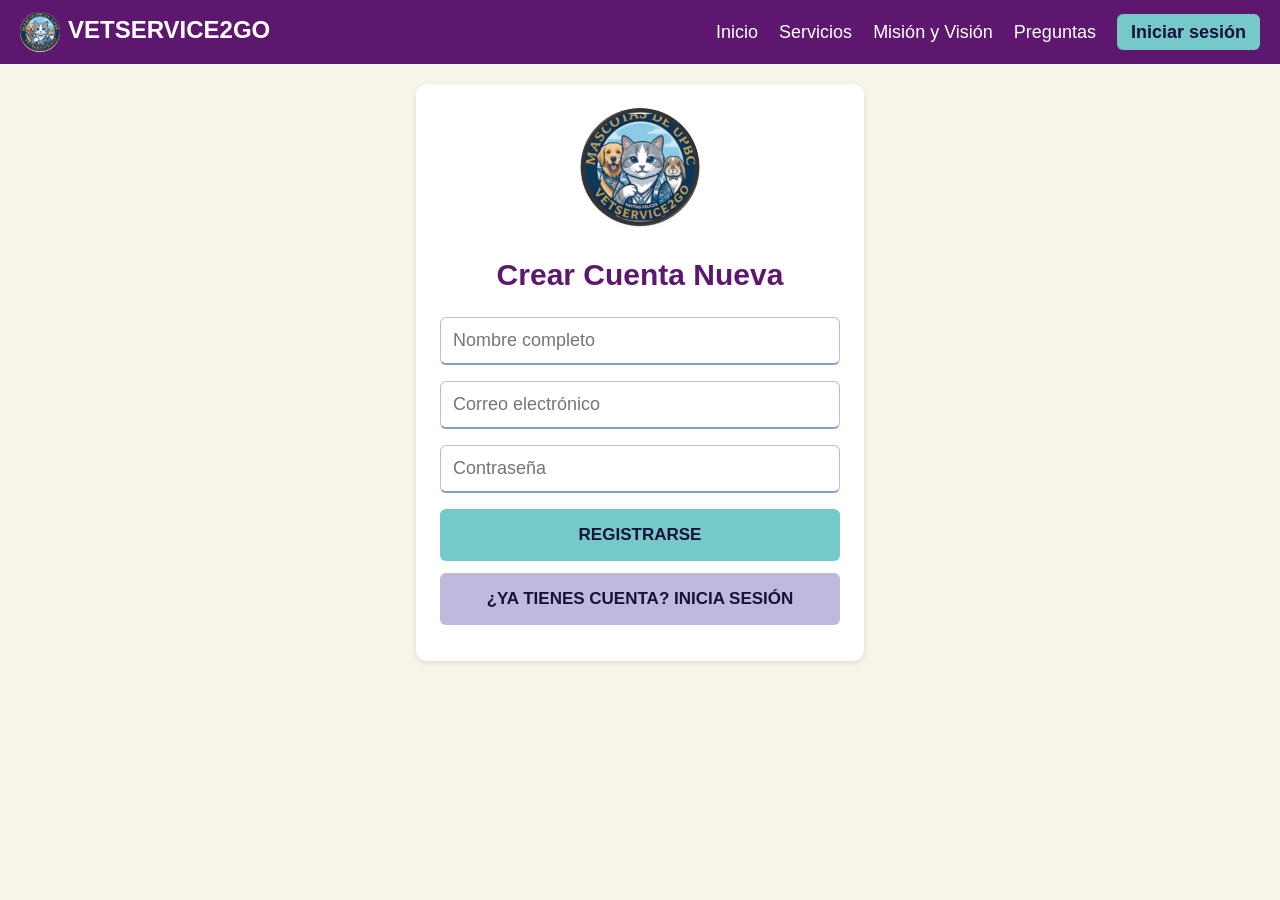
<file: registro.html>
<!DOCTYPE html>
<html lang="es">
<head>
  <meta charset="UTF-8">
  <meta name="viewport" content="width=device-width, initial-scale=1.0">
  <title>VETSERVICE2GO - Crear cuenta</title>
  <link rel="stylesheet" href="css/estilos.css">
</head>
<body>

  <nav class="menu">
    <a class="marca" href="index.html"><img src="img/logo_vet.png" alt="">VETSERVICE2GO</a>
    <div>
      <a href="index.html">Inicio</a>
      <a href="servicios.html">Servicios</a>
      <a href="index.html#mision">Misión y Visión</a>
      <a href="index.html#preguntas">Preguntas</a>
      <a class="boton-menu" href="login.html">Iniciar sesión</a>
    </div>
  </nav>

  <!-- CREAR CUENTA (en Android: RegisterActivity) -->
  <main class="pantalla">

    <img class="logo" src="img/logo_vet.png" alt="Logo VETSERVICE2GO">

    <h2>Crear Cuenta Nueva</h2>

    <input type="text" id="nombre" placeholder="Nombre completo">
    <input type="email" id="correo" placeholder="Correo electrónico">
    <input type="password" id="password" placeholder="Contraseña">

    <button type="button" class="boton" id="btnRegistrarse">Registrarse</button>
    <button type="button" class="boton boton-secundario" id="btnVolver">¿Ya tienes cuenta? Inicia sesión</button>

  </main>

  <script src="js/basedatos.js"></script>
  <script src="js/registro.js"></script>
</body>
</html>
</file>
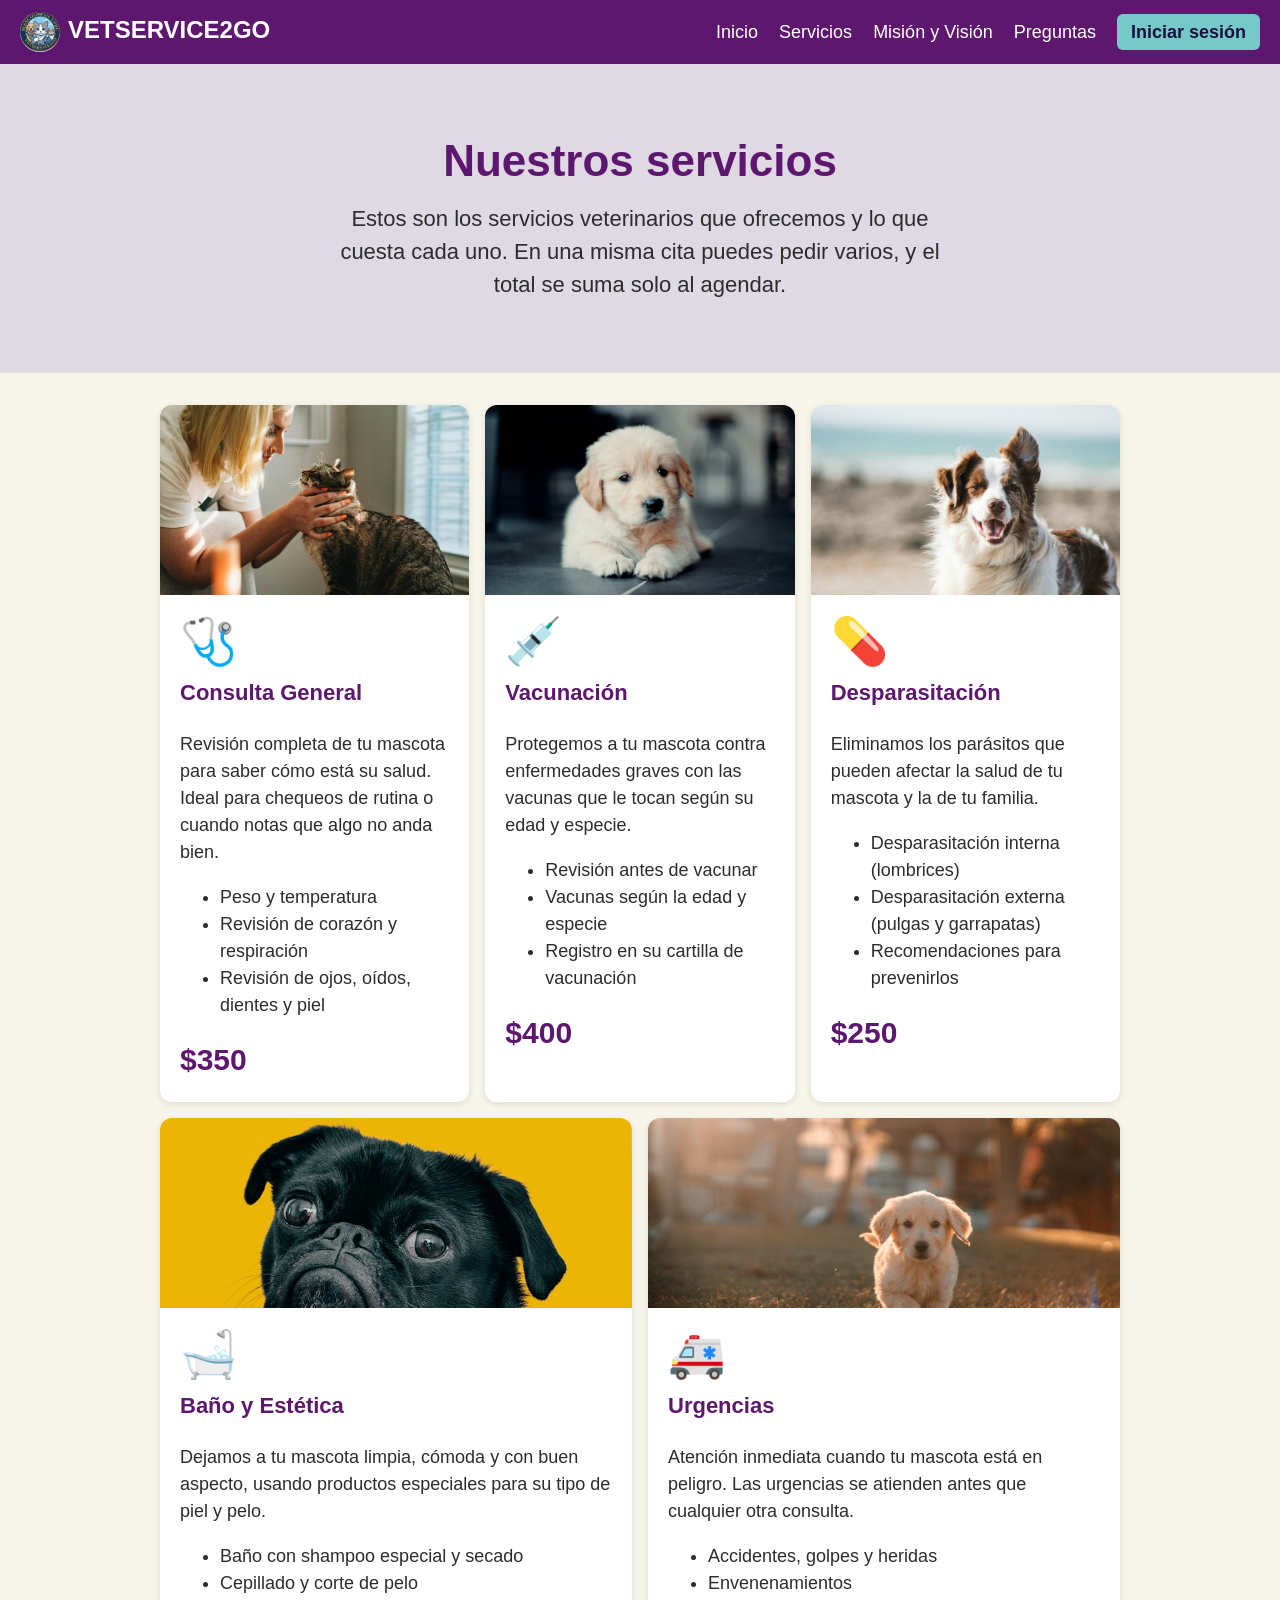
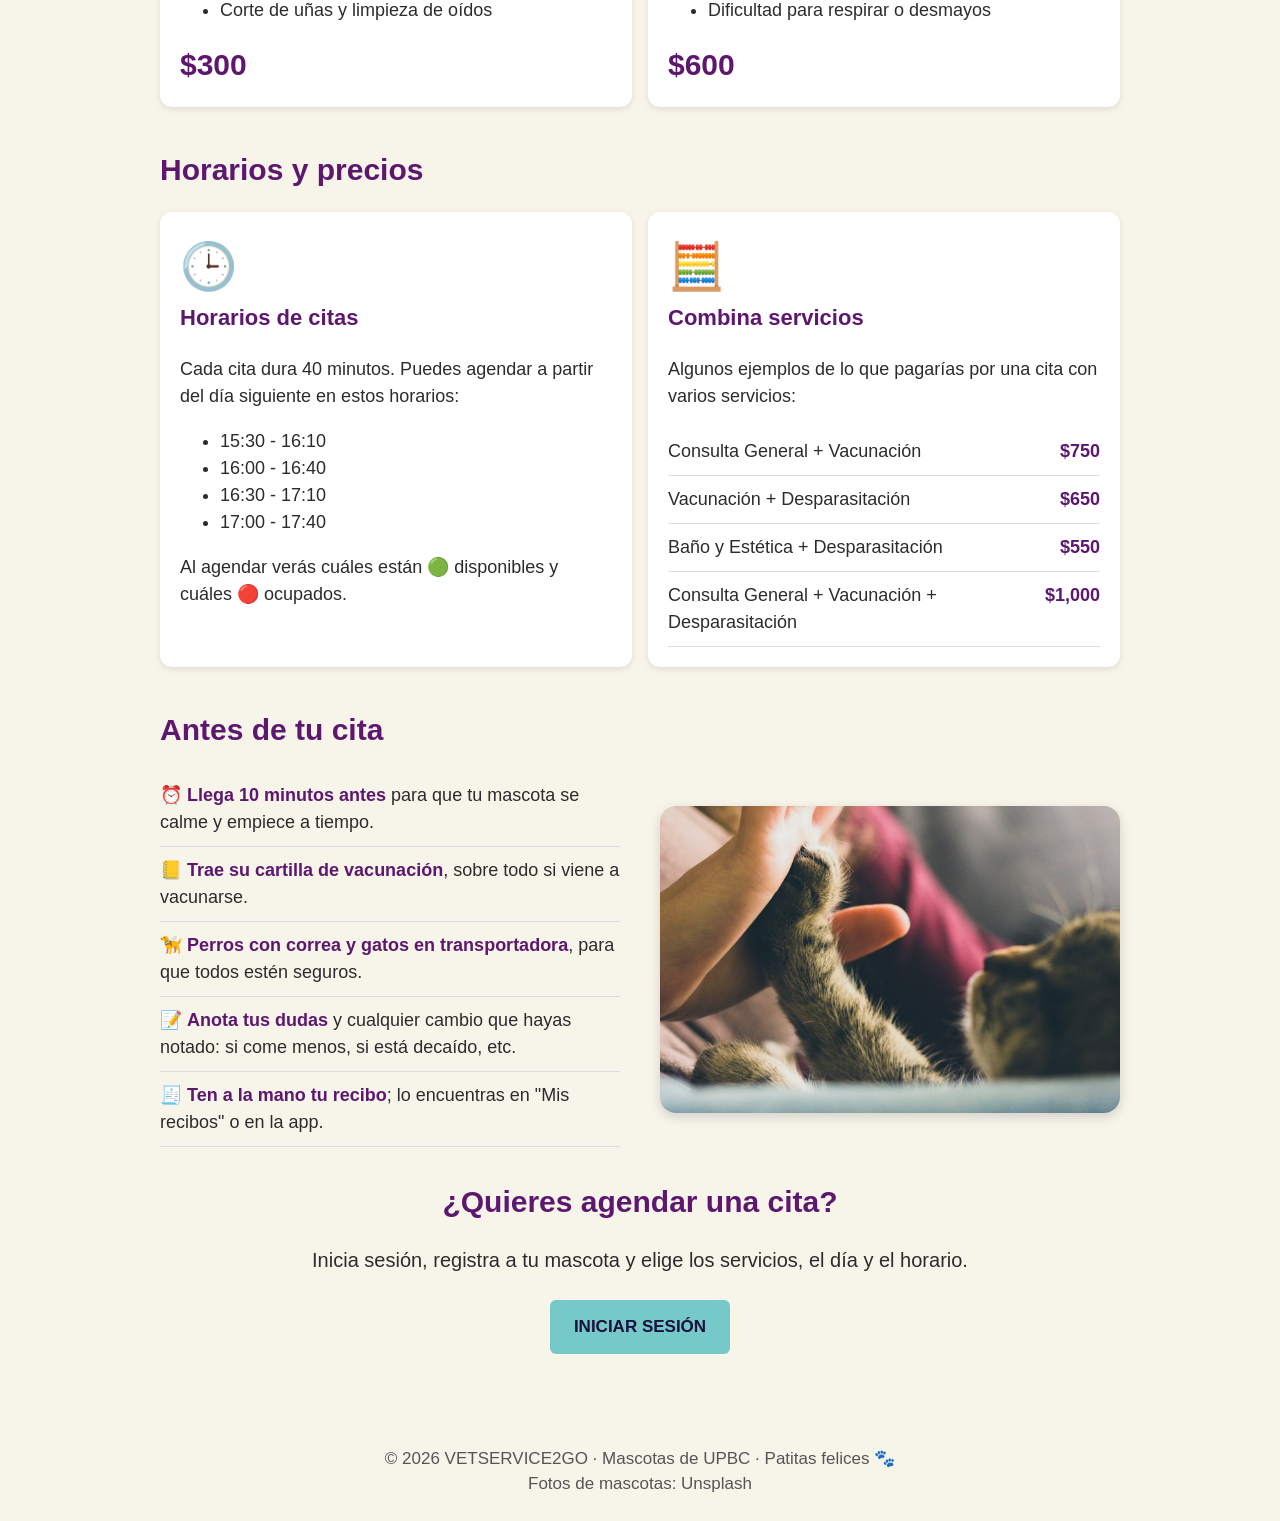
<file: servicios.html>
<!DOCTYPE html>
<html lang="es">
<head>
  <meta charset="UTF-8">
  <meta name="viewport" content="width=device-width, initial-scale=1.0">
  <title>VETSERVICE2GO - Servicios</title>
  <link rel="stylesheet" href="css/estilos.css">
</head>
<body>

  <nav class="menu">
    <a class="marca" href="index.html"><img src="img/logo_vet.png" alt="">VETSERVICE2GO</a>
    <div>
      <a href="index.html">Inicio</a>
      <a href="servicios.html">Servicios</a>
      <a href="index.html#mision">Misión y Visión</a>
      <a href="index.html#preguntas">Preguntas</a>
      <a class="boton-menu" href="login.html">Iniciar sesión</a>
    </div>
  </nav>

  <header class="portada">
    <h1>Nuestros servicios</h1>
    <p>
      Estos son los servicios veterinarios que ofrecemos y lo que cuesta cada uno.
      En una misma cita puedes pedir varios, y el total se suma solo al agendar.
    </p>
  </header>

  <main class="contenedor">

    <div class="tarjetas">

      <div class="tarjeta">
        <img class="tarjeta-foto" src="img/mascotas/veterinaria-con-gato.jpg" alt="Una veterinaria revisando a un gato">
        <div class="icono">🩺</div>
        <h3>Consulta General</h3>
        <p>
          Revisión completa de tu mascota para saber cómo está su salud. Ideal para
          chequeos de rutina o cuando notas que algo no anda bien.
        </p>
        <ul>
          <li>Peso y temperatura</li>
          <li>Revisión de corazón y respiración</li>
          <li>Revisión de ojos, oídos, dientes y piel</li>
        </ul>
        <p class="precio">$350</p>
      </div>

      <div class="tarjeta">
        <img class="tarjeta-foto" src="img/mascotas/cachorro-golden.jpg" alt="Un cachorro golden retriever">
        <div class="icono">💉</div>
        <h3>Vacunación</h3>
        <p>
          Protegemos a tu mascota contra enfermedades graves con las vacunas
          que le tocan según su edad y especie.
        </p>
        <ul>
          <li>Revisión antes de vacunar</li>
          <li>Vacunas según la edad y especie</li>
          <li>Registro en su cartilla de vacunación</li>
        </ul>
        <p class="precio">$400</p>
      </div>

      <div class="tarjeta">
        <img class="tarjeta-foto" src="img/mascotas/perro-en-la-playa.jpg" alt="Un perro feliz en la playa">
        <div class="icono">💊</div>
        <h3>Desparasitación</h3>
        <p>
          Eliminamos los parásitos que pueden afectar la salud de tu mascota
          y la de tu familia.
        </p>
        <ul>
          <li>Desparasitación interna (lombrices)</li>
          <li>Desparasitación externa (pulgas y garrapatas)</li>
          <li>Recomendaciones para prevenirlos</li>
        </ul>
        <p class="precio">$250</p>
      </div>

      <div class="tarjeta">
        <img class="tarjeta-foto" src="img/mascotas/pug-con-sueter.jpg" alt="Un pug limpio y peinado con suéter">
        <div class="icono">🛁</div>
        <h3>Baño y Estética</h3>
        <p>
          Dejamos a tu mascota limpia, cómoda y con buen aspecto, usando productos
          especiales para su tipo de piel y pelo.
        </p>
        <ul>
          <li>Baño con shampoo especial y secado</li>
          <li>Cepillado y corte de pelo</li>
          <li>Corte de uñas y limpieza de oídos</li>
        </ul>
        <p class="precio">$300</p>
      </div>

      <div class="tarjeta">
        <img class="tarjeta-foto" src="img/mascotas/cachorro-corriendo.jpg" alt="Un cachorro corriendo en el pasto">
        <div class="icono">🚑</div>
        <h3>Urgencias</h3>
        <p>
          Atención inmediata cuando tu mascota está en peligro. Las urgencias se
          atienden antes que cualquier otra consulta.
        </p>
        <ul>
          <li>Accidentes, golpes y heridas</li>
          <li>Envenenamientos</li>
          <li>Dificultad para respirar o desmayos</li>
        </ul>
        <p class="precio">$600</p>
      </div>

    </div>

    <!-- HORARIOS DE ATENCIÓN Y COMBINACIONES -->
    <h2>Horarios y precios</h2>
    <div class="tarjetas">
      <div class="tarjeta">
        <div class="icono">🕒</div>
        <h3>Horarios de citas</h3>
        <p>Cada cita dura 40 minutos. Puedes agendar a partir del día siguiente en estos horarios:</p>
        <ul>
          <li>15:30 - 16:10</li>
          <li>16:00 - 16:40</li>
          <li>16:30 - 17:10</li>
          <li>17:00 - 17:40</li>
        </ul>
        <p>Al agendar verás cuáles están 🟢 disponibles y cuáles 🔴 ocupados.</p>
      </div>

      <div class="tarjeta">
        <div class="icono">🧮</div>
        <h3>Combina servicios</h3>
        <p>Algunos ejemplos de lo que pagarías por una cita con varios servicios:</p>
        <div class="combinacion"><span>Consulta General + Vacunación</span><strong>$750</strong></div>
        <div class="combinacion"><span>Vacunación + Desparasitación</span><strong>$650</strong></div>
        <div class="combinacion"><span>Baño y Estética + Desparasitación</span><strong>$550</strong></div>
        <div class="combinacion"><span>Consulta General + Vacunación + Desparasitación</span><strong>$1,000</strong></div>
      </div>
    </div>

    <!-- ANTES DE TU CITA -->
    <h2>Antes de tu cita</h2>
    <div class="dos-columnas">
      <ul class="lista-consejos">
        <li>⏰ <strong>Llega 10 minutos antes</strong> para que tu mascota se calme y empiece a tiempo.</li>
        <li>📒 <strong>Trae su cartilla de vacunación</strong>, sobre todo si viene a vacunarse.</li>
        <li>🦮 <strong>Perros con correa y gatos en transportadora</strong>, para que todos estén seguros.</li>
        <li>📝 <strong>Anota tus dudas</strong> y cualquier cambio que hayas notado: si come menos, si está decaído, etc.</li>
        <li>🧾 <strong>Ten a la mano tu recibo</strong>; lo encuentras en "Mis recibos" o en la app.</li>
      </ul>
      <img class="foto-seccion" src="img/mascotas/gato-saludando.jpg" alt="Una persona chocando la mano con un gato">
    </div>

    <div class="contenedor centrado">
      <h2>¿Quieres agendar una cita?</h2>
      <p>Inicia sesión, registra a tu mascota y elige los servicios, el día y el horario.</p>
      <a class="boton boton-enlace" href="login.html">Iniciar sesión</a>
    </div>

  </main>

  <footer class="pie">
    © 2026 VETSERVICE2GO · Mascotas de UPBC · Patitas felices 🐾<br>
    Fotos de mascotas: Unsplash
  </footer>

</body>
</html>
</file>
<file: css/estilos.css>
/* ============================================
   ESTILOS DE VETSERVICE2GO
   Un solo archivo de estilos para todas las páginas
   (en Android esto sería el "tema" de la app).
   ============================================ */

/* ---------- Colores de la app ----------
   Son los mismos de colors.xml en Android.
   Se usan así: color: var(--ciruela);            */
:root {
  --floral-white: #F7F4EA;   /* fondo de las pantallas */
  --lavender: #DED9E2;       /* fondos suaves */
  --periwinkle: #C0B9DD;     /* botones secundarios */
  --wisteria-blue: #80A1D4;  /* campos de texto y horario elegido */
  --pearl-aqua: #75C9C8;     /* botones principales y día elegido */
  --ciruela: #5E176F;        /* títulos */
  --texto: #2C2C2C;          /* texto normal */
  --texto-suave: #555555;    /* subtítulos */
  --texto-boton: #1A103C;    /* texto de los botones */

  /* Color de la barra de arriba para cada rol (los clientes usan --ciruela).
     El azul es el mismo tono que el morado: igual de oscuro, solo cambia el color. */
  --barra-empleado: #17346F; /* azul */
  --barra-admin: #424242;    /* gris oscuro */
}

/* ---------- Toda la página ---------- */
body {
  margin: 0;
  font-family: Arial, Helvetica, sans-serif;
  font-size: 18px;             /* tamaño de letra de toda la página */
  line-height: 1.5;
  background-color: var(--floral-white);
  color: var(--texto);
}

h1 {
  font-size: 34px;
  margin: 0 0 8px 0;
  color: var(--ciruela);
}

h2 {
  font-size: 30px;
  margin: 0 0 20px 0;
  color: var(--ciruela);
}

h3 {
  font-size: 22px;
}

/* Lo que tiene el atributo "hidden" no se muestra */
[hidden] {
  display: none !important;
}

/* ============================================
   PARTE PÚBLICA (Inicio y Servicios)
   ============================================ */

/* Menú de arriba */
.menu {
  background-color: var(--ciruela);
  display: flex;               /* pone los elementos en fila */
  justify-content: space-between;
  align-items: center;
  flex-wrap: wrap;             /* si no caben, pasan a otra línea */
  gap: 12px;
  padding: 12px 20px;
}

.menu a {
  color: white;
  text-decoration: none;
  margin-left: 16px;
  font-size: 18px;
}

.menu a:hover {
  text-decoration: underline;
}

.menu .marca {
  margin-left: 0;
  font-size: 24px;
  font-weight: bold;
}

.marca img {
  width: 40px;
  height: 40px;
  border-radius: 50%;          /* el logo es redondo */
  vertical-align: middle;
  margin-right: 8px;
}

/* Botón "Iniciar sesión" dentro del menú */
.menu .boton-menu {
  background-color: var(--pearl-aqua);
  color: var(--texto-boton);
  font-weight: bold;
  padding: 8px 14px;
  border-radius: 6px;
}

/* Portada: la parte grande del principio */
.portada {
  background-color: var(--lavender);
  text-align: center;
  padding: 48px 16px;
}

.portada .portada-logo {
  width: 130px;
  height: 130px;
  border-radius: 50%;
}

.portada h1 {
  font-size: 44px;
  margin-top: 16px;
}

.portada p {
  max-width: 600px;
  margin: 0 auto 24px auto;
  font-size: 22px;
  line-height: 1.5;
}

/* Contenedor: centra el contenido y no deja que sea demasiado ancho */
.contenedor {
  max-width: 960px;
  margin: 0 auto;
  padding: 32px 16px;
}

.contenedor > p {
  font-size: 20px;
  line-height: 1.6;
}

.centrado {
  text-align: center;
}

/* ---------- Portada con foto (Inicio) ----------
   En computadora: el texto a la izquierda y la foto a la derecha.
   En celular: uno debajo del otro (ver @media más abajo). */
.portada-contenido {
  max-width: 1100px;
  margin: 0 auto;
  display: flex;
  align-items: center;
  gap: 40px;
  text-align: left;
}

.portada-texto {
  flex: 1;
}

.portada-contenido .portada-texto p {
  margin: 0 0 24px 0;
}

.portada-foto {
  flex: 1;
  width: 100%;
  max-width: 520px;
  aspect-ratio: 3 / 2;
  object-fit: cover;           /* recorta la foto sin deformarla */
  border-radius: 20px;
  box-shadow: 0 6px 18px rgba(0, 0, 0, 0.2);
}

/* ---------- Secciones con foto ---------- */

/* Dos columnas: texto y foto lado a lado */
.dos-columnas {
  display: grid;
  grid-template-columns: 1fr 1fr;
  gap: 40px;
  align-items: center;
}

/* Foto grande de una sección */
.foto-seccion {
  width: 100%;
  aspect-ratio: 3 / 2;
  object-fit: cover;
  border-radius: 16px;
  box-shadow: 0 4px 12px rgba(0, 0, 0, 0.15);
}

/* Foto ancha y bajita (como una franja) */
.foto-banda {
  width: 100%;
  height: 300px;
  object-fit: cover;
  border-radius: 16px;
  margin-bottom: 24px;
}

/* Fondo blanco de lado a lado, para separar unas secciones de otras */
.franja {
  background-color: white;
}

/* Foto arriba de una tarjeta, pegada a sus orillas */
.tarjeta-foto {
  display: block;
  width: calc(100% + 40px);    /* 40px = el padding de la tarjeta (20px de cada lado) */
  margin: -20px -20px 12px -20px;
  height: 190px;               /* todas las fotos de las tarjetas, de la misma altura */
  object-fit: cover;
  border-radius: 12px 12px 0 0;
}

/* Galería de fotos de mascotas */
.galeria {
  display: grid;
  grid-template-columns: repeat(auto-fill, minmax(260px, 1fr));
  gap: 16px;
}

.galeria figure {
  margin: 0;
  background-color: white;
  border-radius: 12px;
  overflow: hidden;            /* para que la foto respete las esquinas redondas */
  box-shadow: 0 2px 6px rgba(0, 0, 0, 0.1);
}

.galeria img {
  display: block;
  width: 100%;
  aspect-ratio: 1 / 1;         /* todas las fotos cuadradas */
  object-fit: cover;
}

.galeria figcaption {
  padding: 10px 12px;
  font-weight: bold;
  color: var(--ciruela);
  text-align: center;
}

/* Lista de consejos: cada renglón empieza con su dibujito */
.lista-consejos {
  list-style: none;
  padding: 0;
  margin: 0;
}

.lista-consejos li {
  padding: 10px 0;
  border-bottom: 1px solid var(--lavender);
}

.lista-consejos strong {
  color: var(--ciruela);
}

/* Preguntas frecuentes: <details> se abre y se cierra al hacer clic */
.pregunta {
  background-color: var(--floral-white);
  border-radius: 12px;
  padding: 16px 20px;
  margin-bottom: 12px;
}

.pregunta summary {
  font-weight: bold;
  font-size: 19px;
  color: var(--ciruela);
  cursor: pointer;
}

.pregunta p {
  margin: 12px 0 0 0;
}

/* Combinaciones de servicios con su total */
.combinacion {
  display: flex;
  justify-content: space-between;
  gap: 12px;
  padding: 10px 0;
  border-bottom: 1px solid var(--lavender);
}

.combinacion strong {
  color: var(--ciruela);
  white-space: nowrap;
}

/* En pantallas angostas (celulares y tabletas) todo va en una sola columna */
@media (max-width: 800px) {
  .portada-contenido {
    flex-direction: column;
    text-align: center;
  }

  .dos-columnas {
    grid-template-columns: 1fr;
    gap: 24px;
  }

  .portada .portada-foto {
    max-width: 100%;
  }

  h1 {
    font-size: 30px;
  }

  .portada h1 {
    font-size: 34px;
  }

  h2 {
    font-size: 26px;
  }

  .foto-banda {
    height: 200px;
  }

  /* En celular, la galería en dos columnas */
  .galeria {
    grid-template-columns: repeat(2, 1fr);
    gap: 10px;
  }
}

/* Filas de 4 tarjetas: cada una puede ser más angosta para que quepan las 4 juntas */
.tarjetas-cuatro .tarjeta {
  flex-basis: 160px;           /* + 40px de padding = 200px por tarjeta */
}

/* Un título que va después de tarjetas o de dos columnas necesita aire arriba */
.tarjetas + h2,
.dos-columnas + h2 {
  margin-top: 40px;
}

/* Texto chico debajo del botón para descargar la app */
.nota-descarga {
  font-size: 16px;
  color: var(--texto-suave);
}

/* Tarjetas: cajas blancas que se acomodan en fila */
.tarjetas {
  display: flex;
  flex-wrap: wrap;
  gap: 16px;
  margin-bottom: 16px;
}

.tarjeta {
  flex: 1 1 260px;            /* cada tarjeta mide al menos 260px */
  background-color: white;
  border-radius: 12px;
  padding: 20px;
  box-shadow: 0 2px 6px rgba(0, 0, 0, 0.1);
  line-height: 1.5;
}

.tarjeta h3 {
  margin-top: 0;
  color: var(--ciruela);
}

.icono {
  font-size: 46px;
}

.precio {
  font-size: 30px;
  font-weight: bold;
  color: var(--ciruela);
  margin: 12px 0 0 0;
}

/* Pie de página */
.pie {
  text-align: center;
  color: var(--texto-suave);
  font-size: 17px;
  padding: 24px 16px;
}

/* ============================================
   PARTE PRIVADA (después de iniciar sesión)
   ============================================ */

/* Barra de arriba con el nombre de la app */
.barra {
  background-color: var(--ciruela);
  color: white;
  padding: 16px 20px;
  font-size: 22px;
  display: flex;
  justify-content: space-between;
  align-items: center;
  flex-wrap: wrap;
  gap: 8px;
}

.barra a {
  color: white;
  text-decoration: none;
}

/* La barra cambia de color según para quién es la página.
   [data-rol="empleado"] busca la etiqueta que tiene ese atributo: <body data-rol="empleado"> */
body[data-rol="empleado"] .barra {
  background-color: var(--barra-empleado);
}

body[data-rol="admin"] .barra {
  background-color: var(--barra-admin);
}

.barra .usuario {
  font-size: 17px;
}

/* Tarjetas del panel que funcionan como botones grandes */
.tarjeta-accion {
  color: var(--texto);
  text-decoration: none;
  border: 2px solid transparent;
}

.tarjeta-accion:hover {
  border-color: var(--pearl-aqua);
}

/* Listas del panel (mis mascotas, próximas citas) */
.lista {
  list-style: none;
  padding: 0;
  margin: 0 0 12px 0;
}

.lista li {
  display: flex;               /* foto y texto en la misma línea */
  align-items: center;
  gap: 10px;
  padding: 6px 0;
  border-bottom: 1px solid var(--lavender);
}

.lista a {
  color: var(--ciruela);
}

.vacio {
  color: var(--texto-suave);
}

/* Foto chiquita y redonda de la mascota */
.foto-mini {
  width: 40px;
  height: 40px;
  border-radius: 50%;
  object-fit: cover;           /* recorta la foto sin deformarla */
  flex-shrink: 0;
}

.emoji-mini {
  width: 40px;
  font-size: 28px;
  text-align: center;
  flex-shrink: 0;
}

/* Aviso del panel con las citas rechazadas */
.aviso-rechazo {
  border-left: 6px solid #a32f2f;
  margin-bottom: 16px;
}

.aviso-rechazo h3 {
  color: #a32f2f;
}

/* margin-left: auto empuja el enlace a la derecha del renglón */
.lista a.enlace-reagendar {
  margin-left: auto;
  font-weight: bold;
  white-space: nowrap;        /* que "Reagendar →" no se parta en dos renglones */
}

/* Tabla de recibos */
.tabla-contenedor {
  overflow-x: auto;            /* en celular la tabla se puede deslizar */
  background-color: white;
  border-radius: 12px;
  margin-bottom: 20px;
}

.tabla {
  width: 100%;
  border-collapse: collapse;   /* une los bordes de las celdas */
  font-size: 17px;
}

.tabla th,
.tabla td {
  padding: 12px;
  text-align: left;
  border-bottom: 1px solid var(--lavender);
  white-space: nowrap;
}

/* La fecha y los servicios son largos: ahí el texto sí puede bajar de renglón,
   para que la tabla quepa en la pantalla */
.tabla td.celda-larga {
  white-space: normal;
  min-width: 120px;
}

.tabla th {
  background-color: var(--lavender);
  color: var(--ciruela);
}

.tabla a {
  color: var(--ciruela);
  font-weight: bold;
}

/* ============================================
   PANTALLAS CON FORMULARIO (login, mascota, etc.)
   ============================================ */

/* La "pantalla": una caja blanca centrada, del ancho de un celular */
.pantalla {
  max-width: 400px;
  margin: 20px auto;
  padding: 24px;
  background-color: white;
  border-radius: 12px;
  box-shadow: 0 2px 6px rgba(0, 0, 0, 0.1);
  text-align: center;
}

/* Versión un poco más ancha (para el calendario) */
.pantalla-ancha {
  max-width: 460px;
  text-align: left;
}

/* En celulares dejamos un espacio a los lados */
@media (max-width: 520px) {
  .pantalla {
    margin: 16px;
    padding: 18px;
  }
}

.logo {
  width: 120px;
  height: 120px;
  border-radius: 50%;
  margin-bottom: 16px;
}

.subtitulo {
  color: var(--texto-suave);
  font-size: 17px;
  margin: 0 0 28px 0;
}

/* Textos pequeños que van arriba de un campo */
.etiqueta {
  display: block;
  text-align: left;
  font-size: 16px;
  color: var(--texto-suave);
  margin-bottom: 4px;
}

.etiqueta-negrita {
  font-weight: bold;
  color: var(--ciruela);
}

/* Cajas de texto, números y la lista desplegable */
input[type="text"],
input[type="email"],
input[type="password"],
input[type="number"],
select {
  width: 100%;
  box-sizing: border-box; /* para que el padding no haga la caja más ancha */
  padding: 12px;
  margin-bottom: 16px;
  font-size: 18px;
  color: var(--texto);
  background-color: white;
  border: 1px solid var(--periwinkle);
  border-bottom: 2px solid var(--wisteria-blue);
  border-radius: 6px;
}

/* Cuando el usuario hace clic dentro de un campo */
input:focus,
select:focus {
  outline: none;
  border-color: var(--wisteria-blue);
}

/* Grupo de opciones (casillas o botones de opción) */
.opciones {
  text-align: left;
  margin-bottom: 12px;
}

.opciones label {
  display: block;
  padding: 8px 0;
  cursor: pointer;
}

/* Casillas un poco más grandes y del color de la app */
.opciones input {
  width: 18px;
  height: 18px;
  vertical-align: middle;
  accent-color: var(--pearl-aqua);
}

/* ---------- Botones ---------- */

/* Botón principal (Pearl Aqua, como en la app) */
.boton {
  width: 100%;
  padding: 16px;
  margin-bottom: 12px;
  font-size: 17px;
  font-weight: bold;
  text-transform: uppercase;
  color: var(--texto-boton);
  background-color: var(--pearl-aqua);
  border: none;
  border-radius: 6px;
  cursor: pointer;
}

.boton:hover {
  background-color: #5fb5b4;
}

/* Botón secundario (Periwinkle, como en la app) */
.boton-secundario {
  background-color: var(--periwinkle);
}

.boton-secundario:hover {
  background-color: #aea6d2;
}

/* Enlace <a> que se ve como botón ancho */
a.boton {
  display: block;
  box-sizing: border-box;
  text-align: center;
  text-decoration: none;
}

/* Enlace <a> que se ve como botón, del tamaño de su texto */
a.boton-enlace {
  display: inline-block;
  width: auto;
  padding: 14px 24px;
  margin: 4px;
}

/* Botón pequeño "Cerrar sesión" de la barra */
.boton-chico {
  font-size: 15px;
  background-color: var(--periwinkle);
  color: var(--texto-boton);
  font-weight: bold;
  border: none;
  border-radius: 6px;
  padding: 6px 10px;
  margin-left: 8px;
  cursor: pointer;
}

.enlace-inicio {
  display: inline-block;
  margin-top: 8px;
  color: var(--ciruela);
}

/* ---------- Foto de la mascota ---------- */

.foto-mascota {
  width: 110px;
  height: 110px;
  border-radius: 50%;
  object-fit: cover;
  background-color: var(--lavender);
  display: block;
  margin: 0 auto 10px auto;
}

/* El <label> que abre el selector de archivos se ve como botón */
.boton-foto {
  display: inline-block;
  padding: 10px 16px;
  margin-bottom: 20px;
  font-size: 15px;
  font-weight: bold;
  text-transform: uppercase;
  color: var(--texto-boton);
  background-color: var(--wisteria-blue);
  border-radius: 6px;
  cursor: pointer;
}

/* ---------- Agendar cita ---------- */

/* Encabezado de cada paso: "(1/3) Mascota" */
.paso {
  font-size: 16px;
  font-weight: bold;
  color: var(--ciruela);
  margin: 24px 0 4px 0;
}

.paso-titulo {
  margin-bottom: 4px;
}

.total-vivo {
  font-size: 21px;
  font-weight: bold;
  color: var(--ciruela);
  text-align: right;
  margin: 0 0 8px 0;
}

/* Tarjeta gris del calendario y los horarios (como en la app) */
.calendario {
  background-color: #f5f5f5;
  border-radius: 6px;
  box-shadow: 0 2px 6px rgba(0, 0, 0, 0.2);
  padding: 12px;
  margin-bottom: 20px;
}

/* Fila de arriba:  <   Noviembre de 2026   > */
.calendario-mes {
  display: flex;
  justify-content: space-between;
  align-items: center;
  font-size: 20px;
  margin-bottom: 8px;
}

.flecha-mes {
  background: none;
  border: none;
  font-size: 24px;
  font-weight: bold;
  padding: 6px 12px;
  cursor: pointer;
  color: var(--texto);
}

.flecha-mes:disabled {
  color: #cccccc;
  cursor: default;
}

/* Cuadrícula de 7 columnas: una por cada día de la semana */
.dias-semana,
.dias {
  display: grid;
  grid-template-columns: repeat(7, 1fr);
  text-align: center;
}

.dias-semana span {
  color: var(--texto-suave);
  padding: 8px 0;
}

.dia {
  width: 40px;
  height: 40px;
  margin: 3px auto;
  border: none;
  border-radius: 50%;          /* círculo */
  background: none;
  font-size: 17px;
  color: var(--texto);
  cursor: pointer;
}

.dia:hover {
  background-color: var(--lavender);
}

.dia.elegido {
  background-color: var(--pearl-aqua);
  color: white;
}

.dia:disabled {
  color: #c4c4c4;
  background: none;
  cursor: default;
}

.texto-horarios {
  font-weight: bold;
  margin: 16px 0 10px 0;
}

/* Cada horario es un botón blanco de lado a lado */
.horario {
  display: block;
  width: 100%;
  padding: 14px 16px;
  margin-bottom: 8px;
  border: none;
  border-radius: 4px;
  background-color: white;
  color: var(--texto-boton);
  font-size: 17px;
  text-align: left;
  cursor: pointer;
}

.horario.elegido {
  background-color: var(--wisteria-blue);
  font-weight: bold;
}

.horario:disabled {
  color: #999999;
  background-color: #ececec;
  cursor: default;
}

/* ---------- Recibo ---------- */

.caja-recibo {
  background-color: var(--floral-white);
  color: var(--texto);
  padding: 16px;
  margin-bottom: 28px;
  text-align: left;
  line-height: 1.8;
  border-radius: 6px;
  border: 1px solid var(--lavender);
}

.total {
  font-weight: bold;
  font-size: 20px;
  color: var(--ciruela);
  margin-top: 16px;
  padding-top: 12px;
  border-top: 1px solid #cccccc;
}

/* ---------- Pantalla del empleado ---------- */

/* Cada ticket es una tarjeta con sus datos en columna */
.ticket {
  display: flex;
  flex-direction: column;
}

.ticket-cabecera {
  display: flex;
  align-items: center;
  gap: 10px;
  margin-bottom: 8px;
  font-size: 20px;
  color: var(--ciruela);
}

.ticket-linea {
  margin: 4px 0;
}

/* margin-top: auto empuja los botones hasta abajo de la tarjeta */
.ticket-botones {
  margin-top: auto;
  display: flex;
  flex-direction: column;
  gap: 8px;
}

.ticket .boton {
  margin: 0;
  padding: 12px;
}

/* Botón "Rechazar": solo con borde, para no confundirlo con el principal.
   Le quitamos 2px de relleno porque el borde ya mide 2px (así mide lo mismo que el otro). */
.ticket .boton-rechazar {
  color: #a32f2f;
  background-color: transparent;
  border: 2px solid #a32f2f;
  padding: 10px;
}

.boton-rechazar:hover {
  background-color: #f8e1e1;
}

.ticket-hecho {
  margin: 12px 0 0 0;
  color: #2b7f7e;
  font-weight: bold;
}

.ticket-rechazado {
  margin: 12px 0 0 0;
  color: #a32f2f;
  font-weight: bold;
}

/* Etiqueta "HOY" para las citas del día */
.etiqueta-hoy {
  background-color: var(--pearl-aqua);
  color: var(--texto-boton);
  font-size: 14px;
  font-weight: bold;
  padding: 3px 10px;
  border-radius: 10px;
}

/* Secciones "Completados" y "Rechazados" que se abren y se cierran */
.historial {
  margin-top: 32px;
}

.historial summary {
  font-size: 24px;
  font-weight: bold;
  color: var(--ciruela);
  cursor: pointer;
  margin-bottom: 16px;
}

/* ---------- Pantalla del super usuario ---------- */

/* Un poco más ancha que las demás, para que quepa la tabla con sus botones */
.contenedor-ancho {
  max-width: 1100px;
}

/* El formulario no necesita ser tan ancho como la página */
.formulario-persona {
  max-width: 460px;
  margin-bottom: 24px;
}

/* Botones chicos de cada renglón: Editar, Hacer empleado y Borrar */
.acciones .boton-chico {
  margin: 0 6px 0 0;
}

.acciones .boton-borrar {
  color: #a32f2f;
  background-color: transparent;
  border: 2px solid #a32f2f;
  padding: 4px 8px;
}

/* Al imprimir el recibo, ocultamos la barra y los botones */
@media print {
  body {
    background-color: white;
  }
  .barra,
  .boton {
    display: none;
  }
}
</file>
